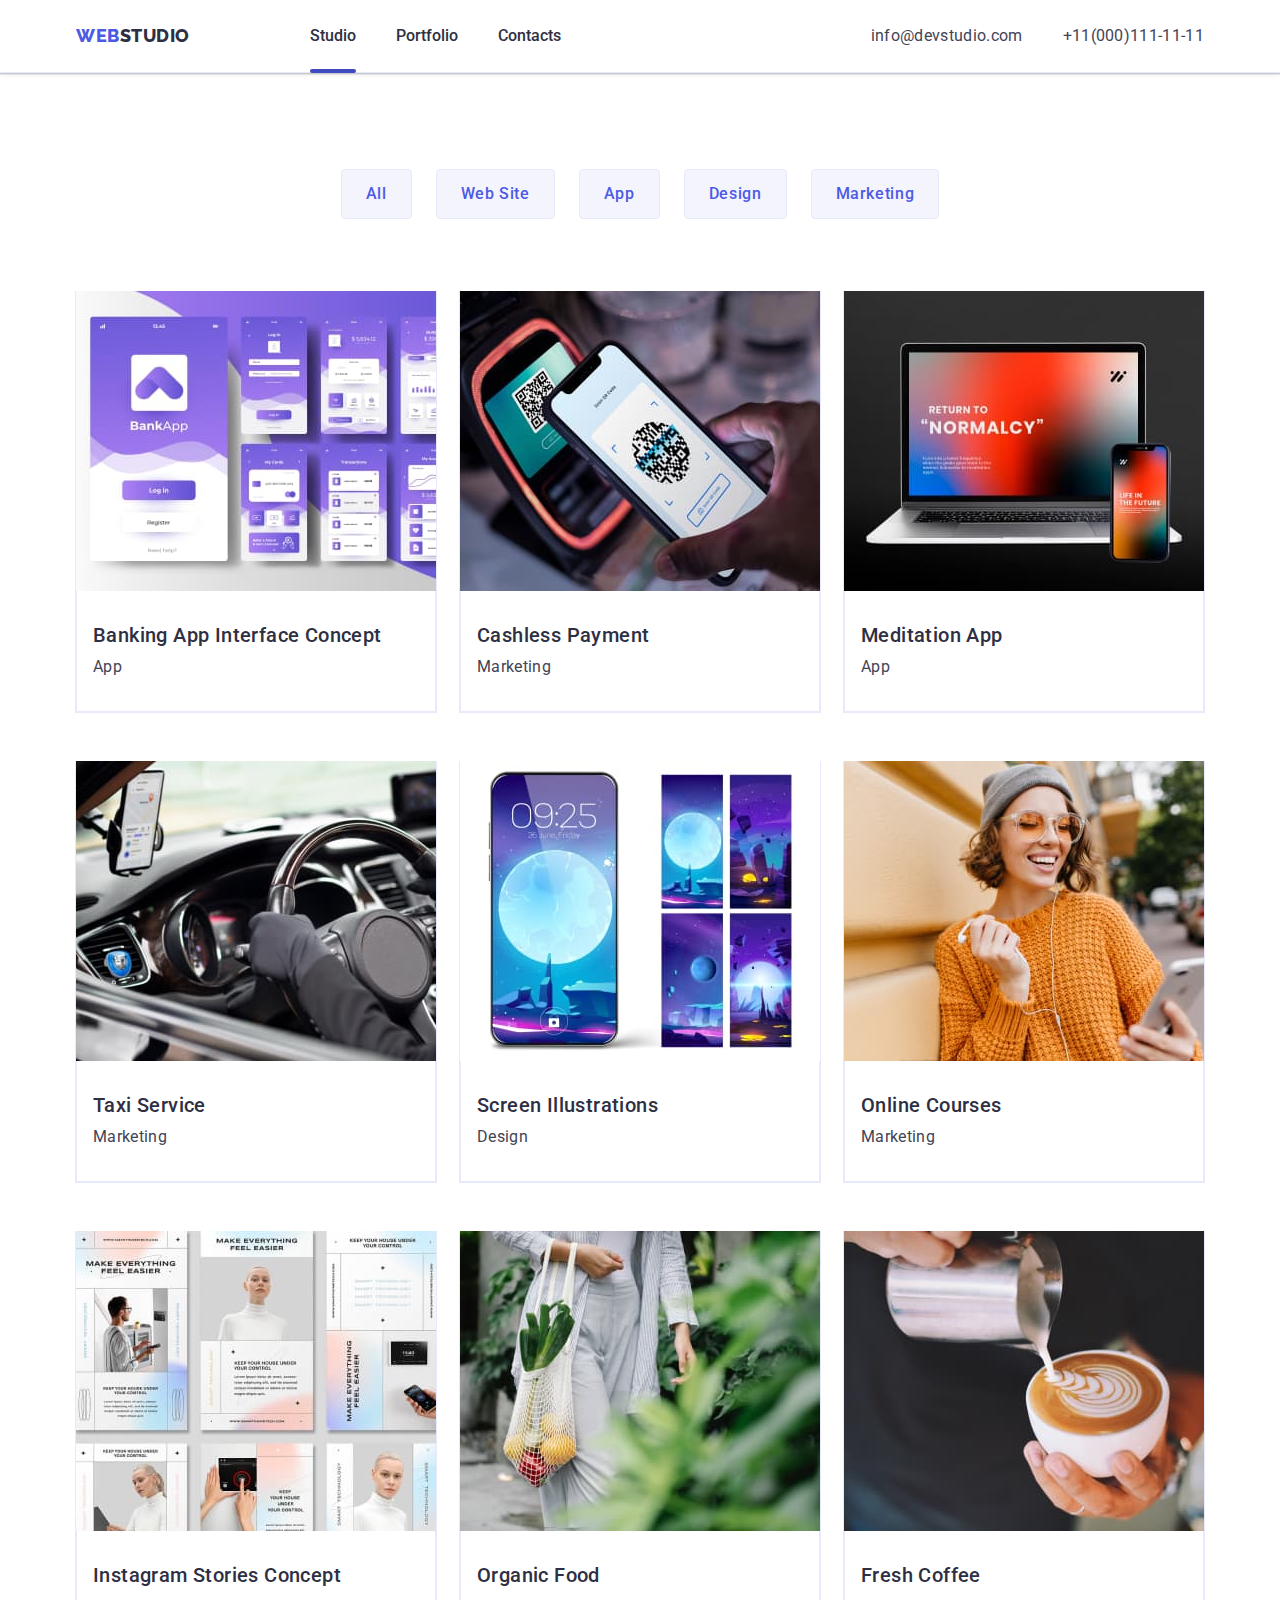
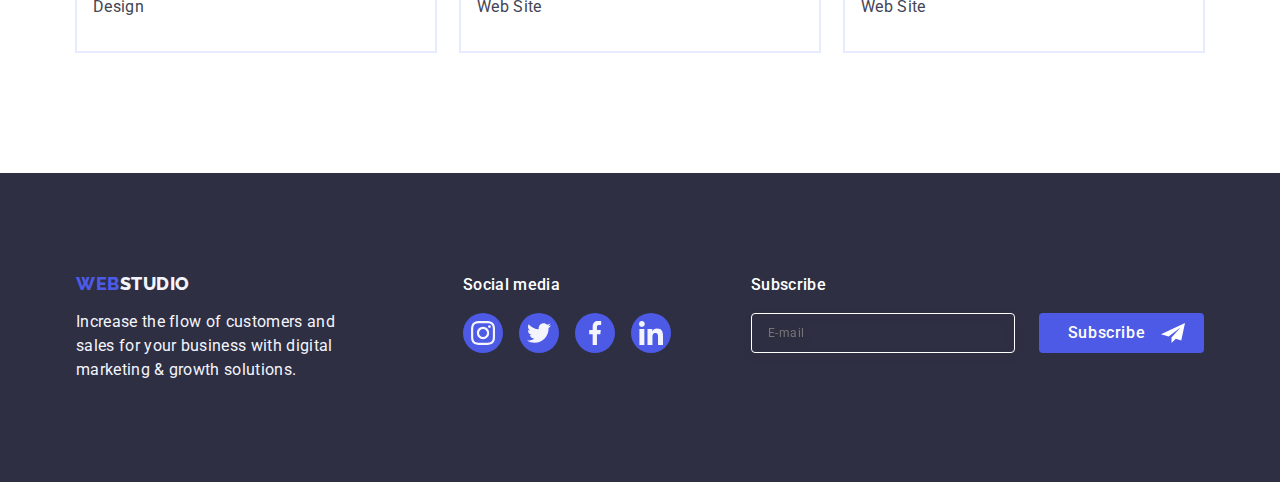
<file: portfolio.html>
<!DOCTYPE html>
<html lang="en">

<head>
    <meta charset="UTF-8">
    <meta http-equiv="X-UA-Compatible" content="IE=edge">
    <meta name="viewport" content="width=device-width, initial-scale=1.0">
    <title>WEBSTUDIO</title>
    <link rel="preconnect" href="https://fonts.googleapis.com">
    <link rel="preconnect" href="https://fonts.gstatic.com" crossorigin>
    <link href="https://fonts.googleapis.com/css2?family=Raleway:wght@800&family=Roboto:wght@400;500;700&display=swap"
        rel="stylesheet">
    <link rel="stylesheet"
        href="https://cdnjs.cloudflare.com/ajax/libs/modern-normalize/1.1.0/modern-normalize.min.css">
    <link rel="stylesheet" href="./css/style.css">
</head>

<body class="main-body">
    <header class="page-header">
        <div class="container page-header-container">
            <nav class="page-nav">
                <a class="link logo" href="./index.html">WEB<span class="link logo-studio">Studio</span></a>
                <ul class="list menu-nav">
                    <li><a class="link menu-link current" href="./index.html">Studio</a></li>
                    <li><a class="link menu-link" href="./portfolio.html">Portfolio</a></li>
                    <li><a class="link menu-link" href="">Contacts</a></li>
                </ul>
            </nav>
            <button type="button" class="mobile-menu-open-btn js-open-menu" aria-expanded="false">
                <svg class="mobile-menu-open-btn-icon" width="22" height="22">
                    <use href="./images/icons.svg#icon-menu-mobile"></use>
                </svg>
            </button>
            <address class="link">
                <ul class="list contact">
                    <li class="menu-item-contact">
                        <a href="mailto:info@devstudio.com" class="link addres-item">info@devstudio.com</a>
                    </li>
                    <li>
                        <a href="tel:+110001111111" class="link addres-item">+11(000)111-11-11</a>
                    </li>
                </ul>
            </address>
        </div>
        <!-- HEADER-MOBILE-MENU -->
        <div class="mobile-menu js-menu-container">
            <div class="container mobile-menu-container">
                <button class="mobile-menu-close-btn js-close-menu">
                    <svg class="mobile-menu-close-icon" width="8" height="8">
                        <use href="./images/icons.svg#icon-close"></use>
                    </svg>
                </button>
                <ul class="site-nav-mobile list">
                    <li class="site-nav-link-mobile">
                        <a class="menu-link-mobile current-mobile link" href="./index.html">Studio</a>
                    </li>
                    <li class="site-nav-link-mobile link">
                        <a class="menu-link-mobile link" href="./portfolio.html">Portfolio</a>
                    </li>
                    <li class="site-nav-link-mobile">
                        <a class="menu-link-mobile link" href="">Contacts</a>
                    </li>
                </ul>
                <address class="nav-address-mobile">
                    <ul class="address-mobile list">
                        <li class="contacts-mobile mob-item">
                            <a class="contacts-mobile-tel color-contacts link" href="tel:+110001111111">+11 (000)
                                111-11-11</a>
                        </li>
                        <li class="contacts-mobile mob-item">
                            <a class="contacts-mobile-email color-contacts link"
                                href="mailto:info@devstudio.com">info@devstudio.com</a>
                        </li>
                    </ul>
                </address>
                <!-- <div class="mobile-social-links">  -->
                <ul class="mobile-social-list list">
                    <li class="social-icon-item">
                        <a href="" class="social-icon-item-link">
                            <svg class="social-icon-item-link-svg" width="24" height="24">
                                <use href="./images/icons.svg#icon-mobile-instagram"></use>
                            </svg>
                        </a>
                    </li>
                    <li class="social-icon-item">
                        <a href="" class="social-icon-item-link">
                            <svg class="social-icon-item-link-svg" width="24" height="24">
                                <use href="./images/icons.svg#icon-mobile-twitter"></use>
                            </svg>
                        </a>
                    </li>
                    <li class="social-icon-item">
                        <a href="" class="social-icon-item-link">
                            <svg class="social-icon-item-link-svg" width="24" height="24">
                                <use href="./images/icons.svg#icon-mobile-facebook"></use>
                            </svg>
                        </a>
                    </li>
                    <li class="social-icon-item">
                        <a href="" class="social-icon-item-link">
                            <svg class="social-icon-item-link-svg" width="24" height="24">
                                <use href="./images/icons.svg#icon-mobile-linkedin"></use>
                            </svg>
                        </a>
                    </li>
                </ul>
            </div>
        </div>

    </header>
    <!-- Filters -->
    <main>
        <section class="section-portfolio-page">
            <div class="container">
                <h1 class="main-title" hidden>Filters</h1>
                <ul class="list filter-btn-menu">
                    <li><button class="filter-btn" type="button">All</button></li>
                    <li><button class="filter-btn" type="button">Web Site</button></li>
                    <li><button class="filter-btn" type="button">App</button></li>
                    <li><button class="filter-btn" type="button">Design</button></li>
                    <li><button class="filter-btn" type="button">Marketing</button></li>
                </ul>
                <ul class="list portfolio-card-menu">
                    <!--Row 1-->
                    <!--Project Card 1-->
                    <li class="portfolio-card-container">
                        <a class="link link-card" href="">
                            <div class="link-card-wraper">
                                <img src="./images/portfolio/card-1.jpg" alt="концепт інтерфейсу банківського додатку"
                                    width="360" height="300">
                                <p class="overlay">
                                    14 Stylish and User-Friendly App Design Concepts · Task Manager App · Calorie
                                    Tracker App · Exotic Fruit Ecommerce App · Cloud Storage App
                                </p>
                            </div>
                            <div class="text-description-box-card">
                                <h2 class="text-title-description-card">Banking App Interface Concept</h2>
                                <p class="text-description-card">App</p>
                            </div>
                        </a>
                    </li>
                    <!--Project Card 2-->
                    <li class="portfolio-card-container">
                        <a class="link link-card" href="">
                            <div class="link-card-wraper">
                                <img src="./images/portfolio/card-2.jpg" alt="зображення оплати телефоном" width="360"
                                    height="300">
                                <p class="overlay">
                                    14 Stylish and User-Friendly App Design Concepts · Task Manager App · Calorie
                                    Tracker App · Exotic Fruit Ecommerce App · Cloud Storage App
                                </p>
                            </div>

                            <div class="text-description-box-card">
                                <h2 class="text-title-description-card">Cashless Payment</h2>
                                <p class="text-description-card">Marketing</p>
                            </div>
                        </a>
                    </li>
                    <!--Project Card 3-->
                    <li class="portfolio-card-container">
                        <a class="link link-card" href="">
                            <div class="link-card-wraper">
                                <img src="./images/portfolio/card-3.jpg"
                                    alt="додатки з медитації зображення відкритого працюючого ноутбука" width="360"
                                    height="300">
                                <p class="overlay">
                                    14 Stylish and User-Friendly App Design Concepts · Task Manager App · Calorie
                                    Tracker App · Exotic Fruit Ecommerce App · Cloud Storage App
                                </p>
                            </div>

                            <div class="text-description-box-card">
                                <h2 class="text-title-description-card">Meditation App</h2>
                                <p class="text-description-card">App</p>
                            </div>
                        </a>
                    </li>
                    <!--Row 2-->
                    <!--Project Card 4-->
                    <li class="portfolio-card-container">
                        <a class="link link-card" href="">
                            <div class="link-card-wraper">
                                <img src="./images/portfolio/card-4.jpg"
                                    alt="зображення таксі сервісу з закріпленим смартфоном в авто" width="360"
                                    height="300">
                                <p class="overlay">
                                    14 Stylish and User-Friendly App Design Concepts · Task Manager App · Calorie
                                    Tracker App · Exotic Fruit Ecommerce App · Cloud Storage App
                                </p>
                            </div>

                            <div class="text-description-box-card">
                                <h2 class="text-title-description-card">Taxi Service</h2>
                                <p class="text-description-card">Marketing</p>
                            </div>
                        </a>
                    </li>
                    <!--Project Card 5-->
                    <li class="portfolio-card-container">
                        <a class="link link-card" href="">
                            <div class="link-card-wraper">
                                <img src="./images/portfolio/card-5.jpg" alt="зображення дизайну екранної галереї"
                                    width="360" height="300">
                                <p class="overlay">
                                    14 Stylish and User-Friendly App Design Concepts · Task Manager App · Calorie
                                    Tracker App · Exotic Fruit Ecommerce App · Cloud Storage App
                                </p>
                            </div>

                            <div class="text-description-box-card">
                                <h2 class="text-title-description-card">Screen Illustrations</h2>
                                <p class="text-description-card">Design</p>
                            </div>
                        </a>
                    </li>
                    <!--Project Card 6-->
                    <li class="portfolio-card-container">
                        <a class="link link-card" href="">
                            <div class="link-card-wraper">
                                <img src="./images/portfolio/card-6.jpg"
                                    alt="Онлайн курси маркетингу зображення усміхненої жінки з гарнітурою" width="360"
                                    height="300">
                                <p class="overlay">
                                    14 Stylish and User-Friendly App Design Concepts · Task Manager App · Calorie
                                    Tracker App · Exotic Fruit Ecommerce App · Cloud Storage App
                                </p>
                            </div>

                            <div class="text-description-box-card">
                                <h2 class="text-title-description-card">Online Courses</h2>
                                <p class="text-description-card">Marketing</p>
                            </div>
                        </a>
                    </li>
                    <!--Row 3-->
                    <!--Project Card 7-->
                    <li class="portfolio-card-container">
                        <a class="link link-card" href="">
                            <div class="link-card-wraper">
                                <img src="./images/portfolio/card-7.jpg" alt="Концепт хображеннь сторіс в Інстаграм"
                                    width="360" height="300">
                                <p class="overlay">
                                    14 Stylish and User-Friendly App Design Concepts · Task Manager App · Calorie
                                    Tracker App · Exotic Fruit Ecommerce App · Cloud Storage App
                                </p>
                            </div>

                            <div class="text-description-box-card">
                                <h2 class="text-title-description-card">Instagram Stories Concept</h2>
                                <p class="text-description-card">Design</p>
                            </div>
                        </a>
                    </li>
                    <!--Project Card 8-->
                    <li class="portfolio-card-container">
                        <a class="link link-card" href="">
                            <div class="link-card-wraper">
                                <img src="./images/portfolio/card-8.jpg" alt="Зображення свіжих овочів в сітці"
                                    width="360" height="300">
                                <p class="overlay">
                                    14 Stylish and User-Friendly App Design Concepts · Task Manager App · Calorie
                                    Tracker App · Exotic Fruit Ecommerce App · Cloud Storage App
                                </p>
                            </div>

                            <div class="text-description-box-card">
                                <h2 class="text-title-description-card">Organic Food</h2>
                                <p class="text-description-card">Web Site</p>
                            </div>
                        </a>
                    </li>
                    <!--Project Card 9-->
                    <li class="portfolio-card-container">
                        <a class="link link-card" href="">
                            <div class="link-card-wraper">
                                <img src="./images/portfolio/card-9.jpg"
                                    alt="зображення процесу додавання молока в каву" width="360" height="300">
                                <p class="overlay">
                                    14 Stylish and User-Friendly App Design Concepts · Task Manager App · Calorie
                                    Tracker App · Exotic Fruit Ecommerce App · Cloud Storage App
                                </p>
                            </div>

                            <div class="text-description-box-card">
                                <h2 class="text-title-description-card">Fresh Coffee</h2>
                                <p class="text-description-card">Web Site</p>
                            </div>
                        </a>
                    </li>
                </ul>
            </div>
        </section>
    </main>
    <!-- FOOTER -->
    <footer class="footer-title">
        <div class="container footer-title-container">
            <div class="logo-content-footer">
                <a class="link logo logo-footer" href="./index.html">WEB<span
                        class="logo-studio-footer">Studio</span></a>
                <!-- class="text-description-footer-item" -->
                <p class="text-description-footer">Increase the flow of customers and sales for your business with
                    digital
                    marketing &
                    growth solutions.
                </p>
            </div>
            <div class="social-media-text-content-footer">
                <p class="social-media-list-ft">Social media</p>
                <ul class="social-list-ft list">
                    <li class="social-list-item-ft">
                        <a class="social-list-link-ft" href="">
                            <svg class="social-list-icon-ft" width="24" height="24">
                                <use href="./images/icons.svg#icon-instagram"></use>
                            </svg>
                        </a>
                    </li>
                    <li class="social-list-item-ft">
                        <a class="social-list-link-ft" href="">
                            <svg class="social-list-icon-ft" width="24" height="24">
                                <use href="./images/icons.svg#icon-twitter"></use>
                            </svg>
                        </a>
                    </li>
                    <li class="social-list-item-ft">
                        <a class="social-list-link-ft" href="">
                            <svg class="social-list-icon-ft" width="24" height="24">
                                <use href="./images/icons.svg#icon-facebook"></use>
                            </svg>
                        </a>
                    </li>
                    <li class="social-list-item-ft">
                        <a class="social-list-link-ft" href="">
                            <svg class="social-list-icon-ft" width="24" height="24">
                                <use href="./images/icons.svg#icon-linkedin"></use>
                            </svg>
                        </a>
                    </li>
                </ul>
            </div>
            <!-- footer form -->
            <div class="footer-form-wraper">
                <p class="footer-social-title">Subscribe</p>
                <form class="footer-form">
                    <label class="footer-form-field">
                        <input name="user-mail" class="input-description-black" placeholder="E-mail" type="email" required pattern="^\S+@\S+\.\S+$" title="example@mail.com">
                    </label>
                    <button type="submit" class="footer-subscribe-button">Subscribe 
                        <svg class="footer-subscribe-button-icon" width="24" height="24">
                            <use href="./images/icons.svg#icon-Frame"></use>
                        </svg>
                    </button>
                </form>
            </div>
        </div>
    </footer>
</body>

</html>
</file>
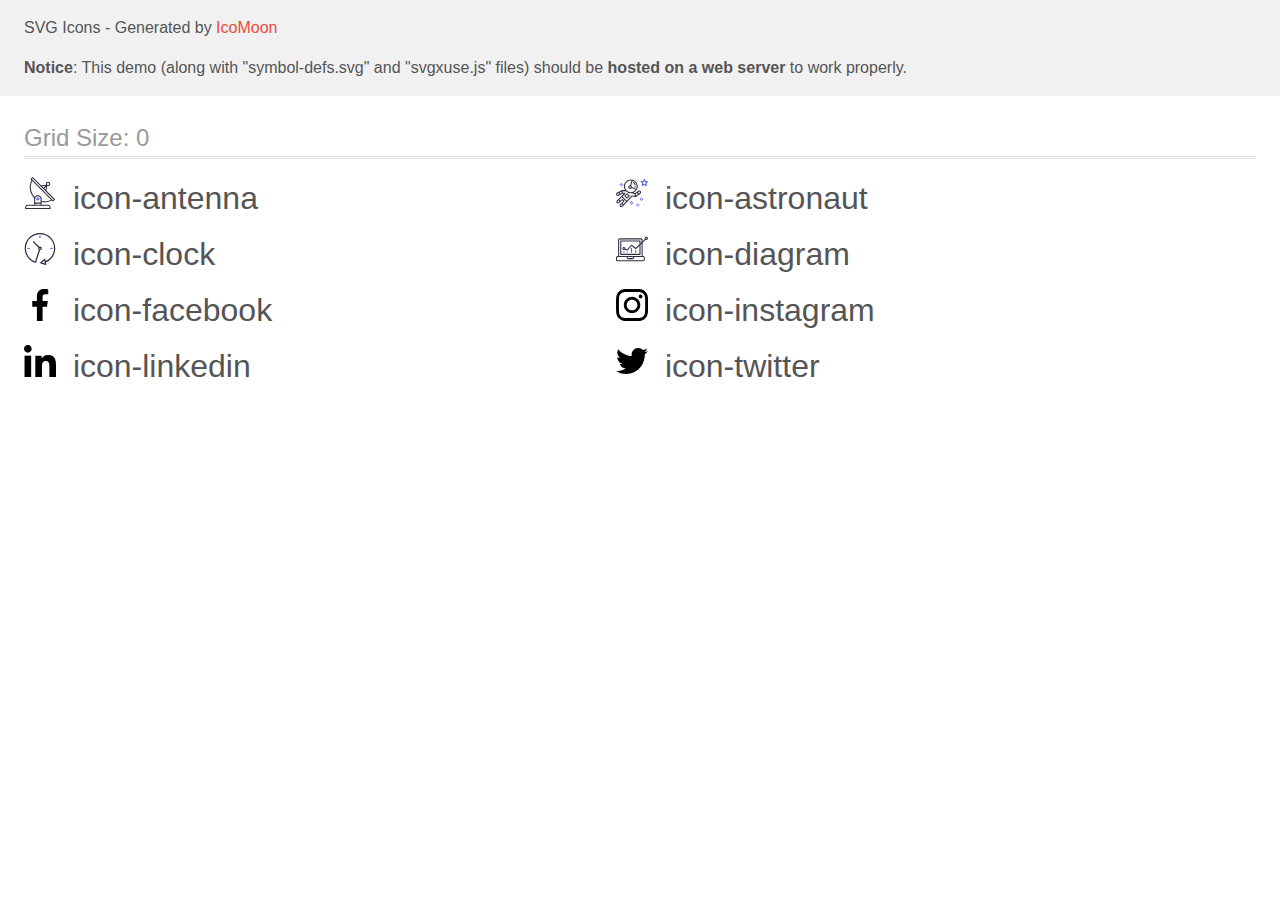
<file: images/icomoon/demo-external-svg.html>
<!doctype html>
<html>
<head>
    <title>IcoMoon - SVG Icons</title>
    <meta charset="utf-8">
    <meta name="viewport" content="width=device-width, initial-scale=1">
    <link rel="stylesheet" href="demo-files/demo.css">
    <link rel="stylesheet" href="style.css">
</head>
<body>
<header class="bgc1 clearfix">
<div class="mhl">
    <p>SVG Icons - Generated by <a href="https://icomoon.io/app">IcoMoon</a></p><p><strong>Notice</strong>: This demo (along with "symbol-defs.svg" and "svgxuse.js" files) should be <b>hosted on a web server</b> to work properly.</p>
</div>
</header>
    <div class="clearfix mhl ptl">
        <h1 class="mvm mtn fgc1">Grid Size: 0</h1>
        <div class="glyph fs1">
            <div class="clearfix pbs">
                <svg class="icon icon-antenna"><use xlink:href="symbol-defs.svg#icon-antenna"></use></svg><span class="name"> icon-antenna</span>
            </div>
        </div>
        <div class="glyph fs1">
            <div class="clearfix pbs">
                <svg class="icon icon-astronaut"><use xlink:href="symbol-defs.svg#icon-astronaut"></use></svg><span class="name"> icon-astronaut</span>
            </div>
        </div>
        <div class="glyph fs1">
            <div class="clearfix pbs">
                <svg class="icon icon-clock"><use xlink:href="symbol-defs.svg#icon-clock"></use></svg><span class="name"> icon-clock</span>
            </div>
        </div>
        <div class="glyph fs1">
            <div class="clearfix pbs">
                <svg class="icon icon-diagram"><use xlink:href="symbol-defs.svg#icon-diagram"></use></svg><span class="name"> icon-diagram</span>
            </div>
        </div>
        <div class="glyph fs1">
            <div class="clearfix pbs">
                <svg class="icon icon-facebook"><use xlink:href="symbol-defs.svg#icon-facebook"></use></svg><span class="name"> icon-facebook</span>
            </div>
        </div>
        <div class="glyph fs1">
            <div class="clearfix pbs">
                <svg class="icon icon-instagram"><use xlink:href="symbol-defs.svg#icon-instagram"></use></svg><span class="name"> icon-instagram</span>
            </div>
        </div>
        <div class="glyph fs1">
            <div class="clearfix pbs">
                <svg class="icon icon-linkedin"><use xlink:href="symbol-defs.svg#icon-linkedin"></use></svg><span class="name"> icon-linkedin</span>
            </div>
        </div>
        <div class="glyph fs1">
            <div class="clearfix pbs">
                <svg class="icon icon-twitter"><use xlink:href="symbol-defs.svg#icon-twitter"></use></svg><span class="name"> icon-twitter</span>
            </div>
        </div>
  </div>
<script defer src="svgxuse.js"></script>
</body>
</html>
</file>
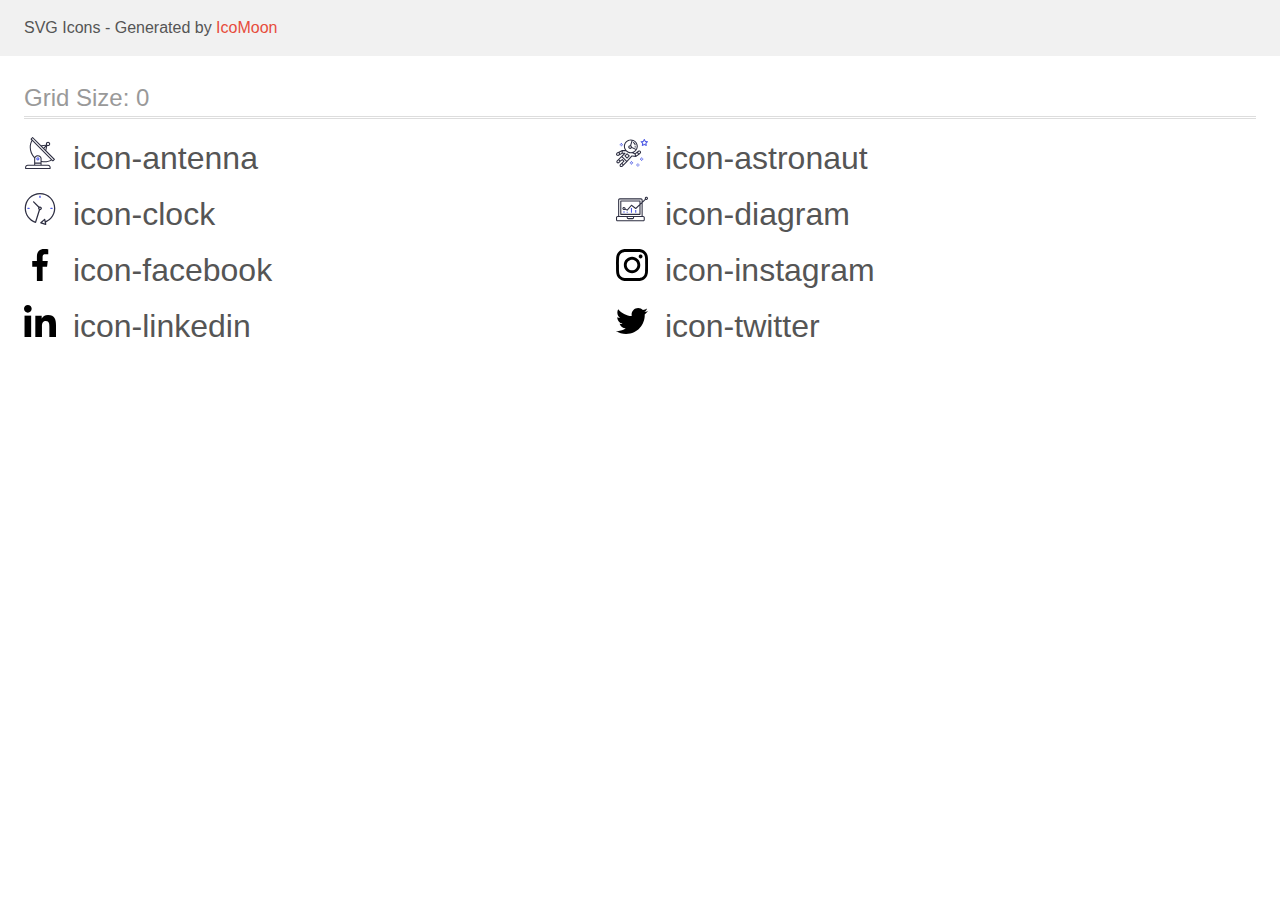
<file: images/icomoon/demo.html>
<!doctype html>
<html>
<head>
    <title>IcoMoon - SVG Icons</title>
    <meta charset="utf-8">
    <meta name="viewport" content="width=device-width, initial-scale=1">
    <link rel="stylesheet" href="demo-files/demo.css">
    <link rel="stylesheet" href="style.css">
</head>
<body>
<svg aria-hidden="true" style="position: absolute; width: 0; height: 0; overflow: hidden;" version="1.1" xmlns="http://www.w3.org/2000/svg" xmlns:xlink="http://www.w3.org/1999/xlink">
<defs>
<symbol id="icon-antenna" viewBox="0 0 32 32">
<path fill="#2e2f42" style="fill: var(--color1, #2e2f42)" d="M30.773 22.098l-8.443-8.505 0.937-4.615c0.242 0.094 0.499 0.144 0.758 0.146h0.006c1.192 0.014 2.17-0.941 2.184-2.133s-0.941-2.17-2.133-2.184c-1.192-0.014-2.17 0.941-2.184 2.133-0.003 0.255 0.039 0.509 0.125 0.749l-4.96 0.605-8.091-8.133c-0.099-0.101-0.235-0.159-0.377-0.16-0.14 0.001-0.274 0.056-0.373 0.155l-1.513 1.504c-0.208 0.208-0.208 0.546 0 0.754l0.814 0.826c-3.153 5.798-2.129 12.978 2.519 17.663 0.043 0.041 0.092 0.074 0.146 0.098-0.034 0.18-0.051 0.364-0.052 0.547v6.187h-6.4c-1.472 0.002-2.665 1.195-2.667 2.667v1.067c0 0.295 0.239 0.533 0.533 0.533h24.533c0.295 0 0.533-0.239 0.533-0.533v-1.067c-0.002-1.472-1.195-2.665-2.667-2.667h-6.4v-2.742c1.003 0.21 2.024 0.317 3.049 0.32 2.458-0.003 4.877-0.615 7.040-1.783l0.818 0.823c0.099 0.101 0.235 0.159 0.377 0.16 0.14-0.001 0.274-0.056 0.373-0.155l1.513-1.504c0.208-0.208 0.208-0.546 0-0.754zM23.28 6.233c0.418-0.415 1.093-0.414 1.509 0.004s0.414 1.093-0.004 1.508c-0.2 0.199-0.47 0.31-0.752 0.31h-0.003c-0.589-0.003-1.064-0.483-1.061-1.072 0.002-0.282 0.115-0.552 0.314-0.751h-0.002zM22.024 9.738l-0.598 2.946-1.175-1.182 1.774-1.763zM21.419 8.836l-1.92 1.909-1.485-1.493 3.405-0.415zM24.004 28.8c0.884 0 1.6 0.716 1.6 1.6v0.533h-23.467v-0.533c0-0.884 0.716-1.6 1.6-1.6h20.267zM16.537 26.667v1.067h-5.333v-1.067h5.333zM11.204 25.6v-4.053c0-1.294 1.196-2.347 2.667-2.347s2.667 1.053 2.667 2.347v4.053h-5.333zM17.604 23.904v-2.357c0-1.882-1.675-3.413-3.733-3.413-1.331-0.020-2.576 0.657-3.281 1.786-4.058-4.274-4.971-10.645-2.279-15.887l18.602 18.708c-2.872 1.461-6.165 1.873-9.309 1.163zM28.893 23.22l-21.057-21.181 0.755-0.752 7.935 7.98c0.004 0 0.006 0.007 0.010 0.010l13.115 13.191-0.757 0.752z"></path>
<path fill="#4d5ae5" style="fill: var(--color2, #4d5ae5)" d="M13.876 20.267h-0.005c-0.884-0.001-1.601 0.714-1.602 1.598s0.714 1.601 1.598 1.602h0.005c0.884 0.001 1.601-0.714 1.602-1.598s-0.714-1.601-1.598-1.602zM14.249 22.245c-0.1 0.1-0.236 0.156-0.378 0.155-0.295-0.002-0.532-0.242-0.531-0.536 0.001-0.141 0.057-0.276 0.157-0.375s0.233-0.154 0.373-0.155c0.295 0.002 0.532 0.242 0.531 0.536-0.001 0.141-0.057 0.276-0.157 0.375h0.005z"></path>
</symbol>
<symbol id="icon-astronaut" viewBox="0 0 32 32">
<path fill="#4d5ae5" style="fill: var(--color2, #4d5ae5)" d="M31.974 4.524c-0.063-0.193-0.229-0.333-0.43-0.363l-1.91-0.278-0.855-1.731c-0.179-0.365-0.777-0.365-0.956 0l-0.855 1.731-1.91 0.278c-0.201 0.029-0.367 0.17-0.431 0.363-0.062 0.193-0.011 0.405 0.135 0.547l1.383 1.348-0.326 1.903c-0.034 0.2 0.048 0.402 0.212 0.522 0.166 0.121 0.382 0.135 0.562 0.040l1.709-0.899 1.709 0.899c0.078 0.041 0.164 0.061 0.249 0.061 0.11 0 0.221-0.034 0.314-0.102 0.164-0.119 0.246-0.322 0.212-0.522l-0.326-1.903 1.383-1.348c0.145-0.142 0.197-0.354 0.135-0.547zM29.511 5.851c-0.125 0.122-0.183 0.299-0.153 0.472l0.191 1.114-1-0.526c-0.078-0.041-0.163-0.061-0.249-0.061s-0.17 0.020-0.249 0.061l-1.001 0.526 0.191-1.114c0.030-0.173-0.028-0.349-0.153-0.472l-0.81-0.789 1.119-0.163c0.174-0.025 0.324-0.134 0.402-0.292l0.5-1.013 0.5 1.013c0.078 0.157 0.228 0.267 0.402 0.292l1.119 0.163-0.809 0.789z"></path>
<path fill="#4d5ae5" style="fill: var(--color2, #4d5ae5)" d="M26.134 20.522h-1.067v1.067h1.067v-1.067z"></path>
<path fill="#4d5ae5" style="fill: var(--color2, #4d5ae5)" d="M26.134 22.656h-1.067v1.067h1.067v-1.067z"></path>
<path fill="#4d5ae5" style="fill: var(--color2, #4d5ae5)" d="M27.2 21.589h-1.067v1.067h1.067v-1.067z"></path>
<path fill="#4d5ae5" style="fill: var(--color2, #4d5ae5)" d="M25.067 21.589h-1.067v1.067h1.067v-1.067z"></path>
<path fill="#4d5ae5" style="fill: var(--color2, #4d5ae5)" d="M22.4 26.389h-1.067v1.067h1.067v-1.067z"></path>
<path fill="#4d5ae5" style="fill: var(--color2, #4d5ae5)" d="M22.4 28.522h-1.067v1.067h1.067v-1.067z"></path>
<path fill="#4d5ae5" style="fill: var(--color2, #4d5ae5)" d="M23.467 27.456h-1.067v1.067h1.067v-1.067z"></path>
<path fill="#4d5ae5" style="fill: var(--color2, #4d5ae5)" d="M21.333 27.456h-1.067v1.067h1.067v-1.067z"></path>
<path fill="#4d5ae5" style="fill: var(--color2, #4d5ae5)" d="M16 24.256h-1.067v1.067h1.067v-1.067z"></path>
<path fill="#4d5ae5" style="fill: var(--color2, #4d5ae5)" d="M16 26.389h-1.067v1.067h1.067v-1.067z"></path>
<path fill="#4d5ae5" style="fill: var(--color2, #4d5ae5)" d="M17.067 25.322h-1.067v1.067h1.067v-1.067z"></path>
<path fill="#4d5ae5" style="fill: var(--color2, #4d5ae5)" d="M14.933 25.322h-1.067v1.067h1.067v-1.067z"></path>
<path fill="#4d5ae5" style="fill: var(--color2, #4d5ae5)" d="M5.867 6.122h-1.067v1.067h1.067v-1.067z"></path>
<path fill="#4d5ae5" style="fill: var(--color2, #4d5ae5)" d="M5.867 8.255h-1.067v1.067h1.067v-1.067z"></path>
<path fill="#4d5ae5" style="fill: var(--color2, #4d5ae5)" d="M6.933 7.189h-1.067v1.067h1.067v-1.067z"></path>
<path fill="#4d5ae5" style="fill: var(--color2, #4d5ae5)" d="M4.8 7.189h-1.067v1.067h1.067v-1.067z"></path>
<path fill="#2e2f42" style="fill: var(--color1, #2e2f42)" d="M24.715 14.159c-0.287-0.388-0.709-0.637-1.188-0.705-0.481-0.068-0.956 0.058-1.34 0.352l-1.252 0.96-1.898 1.417-1.358-0.541c2.421-1.086 4.114-3.508 4.114-6.32 0-3.823-3.123-6.933-6.961-6.933s-6.961 3.11-6.961 6.933c0 1.386 0.414 2.674 1.12 3.758l-2.764-0.024c-0.002 0-0.003 0-0.005 0-0.009 0-0.015 0.004-0.023 0.005-0.053 0.002-0.105 0.013-0.155 0.031-0.013 0.005-0.026 0.008-0.038 0.013-0.006 0.003-0.013 0.003-0.019 0.006l-3.233 1.596c-0.001 0-0.001 0-0.001 0.001l-1.893 0.911c-0.021 0.009-0.042 0.021-0.063 0.035-0.755 0.502-1.012 1.489-0.598 2.295 0.22 0.429 0.595 0.745 1.056 0.889 0.178 0.055 0.359 0.083 0.539 0.083 0.29 0 0.577-0.071 0.839-0.211l1.388-0.738 2.264-1.169 1.357-0.008-5.442 5.416c-0.001 0.001-0.001 0.001-0.002 0.001l-1.339 1.333c-0.316 0.315-0.49 0.732-0.49 1.178s0.174 0.863 0.49 1.179c0.325 0.323 0.752 0.485 1.179 0.485s0.854-0.162 1.18-0.485l1.314-1.309 1.741-1.3 0.901 0.897-1.762 1.754c-0 0.001-0.001 0.001-0.002 0.001l-1.339 1.333c-0.316 0.315-0.49 0.732-0.49 1.178s0.174 0.863 0.49 1.179c0.325 0.323 0.753 0.485 1.18 0.485s0.855-0.162 1.18-0.485l3.482-3.467c0.001-0.001 0.001-0.001 0.001-0.002l1.010-1-0.004-0.004c0.006-0.006 0.015-0.009 0.022-0.015l5.166-5.658 3.471 0.494c0.025 0.004 0.050 0.005 0.075 0.005 0.065 0 0.127-0.015 0.187-0.038 0.018-0.006 0.033-0.015 0.050-0.023 0.019-0.010 0.039-0.015 0.058-0.027l3.213-2.133c0.012-0.008 0.018-0.021 0.029-0.029 0.013-0.010 0.029-0.014 0.041-0.026l1.271-1.191c0.662-0.62 0.753-1.635 0.212-2.362zM2.13 17.77c-0.173 0.093-0.37 0.111-0.558 0.052-0.187-0.058-0.338-0.186-0.427-0.358-0.161-0.314-0.068-0.695 0.214-0.902l1.314-0.632 0.449 1.313-0.992 0.527zM5.628 15.942l-1.548 0.8-0.439-1.283 2.027-1.001-0.040 1.484zM20.727 9.322c0 0.918-0.219 1.785-0.599 2.559l-4.181-1.899c-0.044-0.573-0.341-1.075-0.788-1.388l1.464-4.86c2.378 0.756 4.105 2.974 4.105 5.588zM8.938 9.322c0-3.235 2.644-5.867 5.894-5.867 0.253 0 0.5 0.021 0.745 0.052l-1.432 4.754c-0.019-0.001-0.037-0.006-0.057-0.006-1.033 0-1.873 0.837-1.873 1.867s0.84 1.867 1.873 1.867c0.694 0 1.294-0.383 1.618-0.945l3.862 1.755c-1.075 1.446-2.795 2.39-4.737 2.39-3.25 0-5.894-2.632-5.894-5.867zM14.894 10.122c0 0.441-0.362 0.8-0.806 0.8s-0.806-0.359-0.806-0.8c0-0.441 0.362-0.8 0.806-0.8s0.806 0.359 0.806 0.8zM2.465 25.146c-0.236 0.234-0.619 0.234-0.854 0.001-0.114-0.114-0.176-0.263-0.176-0.423s0.062-0.309 0.176-0.421l0.962-0.958 0.851 0.848-0.959 0.955zM5.679 28.88c-0.236 0.234-0.619 0.235-0.855 0.001-0.114-0.114-0.176-0.263-0.176-0.423s0.062-0.309 0.176-0.421l0.963-0.959 0.852 0.848-0.96 0.955zM9.16 25.411c-0.001 0-0.001 0-0.002 0.001l-1.765 1.76-0.852-0.848 1.763-1.755c0 0 0 0 0-0s0.001-0.001 0.002-0.001c0.040-0.040 0.065-0.088 0.090-0.135 0.007-0.014 0.020-0.026 0.026-0.040 0.017-0.041 0.019-0.085 0.026-0.129 0.003-0.025 0.014-0.047 0.014-0.073 0-0.036-0.013-0.070-0.020-0.106-0.006-0.032-0.006-0.065-0.019-0.095-0.020-0.050-0.055-0.094-0.091-0.138-0.010-0.012-0.014-0.027-0.025-0.038 0 0 0 0-0.001 0s-0.001-0.002-0.001-0.002l-1.607-1.6c-0.017-0.017-0.039-0.024-0.058-0.038-0.028-0.022-0.055-0.042-0.087-0.058-0.030-0.015-0.061-0.024-0.093-0.033-0.034-0.010-0.067-0.017-0.103-0.020-0.033-0.002-0.063 0.001-0.095 0.005-0.036 0.004-0.069 0.009-0.104 0.020-0.034 0.011-0.063 0.027-0.094 0.045-0.020 0.011-0.042 0.015-0.061 0.029l-1.773 1.324-0.901-0.897 2.399-2.386 4.361 4.289-0.928 0.919zM15.979 18.394c-0.015-0.002-0.030 0.004-0.045 0.003-0.039-0.002-0.076 0.001-0.115 0.007-0.030 0.005-0.059 0.011-0.088 0.021-0.034 0.012-0.065 0.028-0.097 0.047-0.030 0.018-0.057 0.037-0.083 0.061-0.013 0.011-0.028 0.017-0.040 0.029l-4.698 5.146-4.328-4.257 2.833-2.818c0.209-0.208 0.21-0.546 0.002-0.755-0.105-0.105-0.243-0.157-0.381-0.156v-0.001l-2.219 0.013 0.028-1.607 3.104 0.027c1.265 1.294 3.029 2.101 4.981 2.101 0.437 0 0.864-0.045 1.279-0.123 0.040 0.032 0.079 0.065 0.13 0.085l2.41 0.96 0.152 0.758 0.178 0.885-3.003-0.427zM20.020 18.572l-0.313-1.558 1.446-1.080 0.947 1.257-2.080 1.381zM23.774 15.741l-0.838 0.785-0.931-1.236 0.831-0.637c0.155-0.119 0.351-0.168 0.543-0.143 0.193 0.027 0.364 0.128 0.48 0.284 0.217 0.292 0.18 0.699-0.085 0.947z"></path>
<path fill="#2e2f42" style="fill: var(--color1, #2e2f42)" d="M13.602 18.544l-2.143-2.133c-0.207-0.207-0.545-0.207-0.753 0l-2.142 2.133c-0.1 0.101-0.157 0.236-0.157 0.378s0.056 0.278 0.157 0.378l2.142 2.133c0.104 0.103 0.241 0.155 0.377 0.155s0.273-0.052 0.376-0.155l2.143-2.133c0.1-0.1 0.157-0.236 0.157-0.378s-0.057-0.278-0.157-0.378zM11.083 20.303l-1.387-1.381 1.387-1.381 1.387 1.381-1.387 1.381z"></path>
<path fill="#2e2f42" style="fill: var(--color1, #2e2f42)" d="M17.164 5.071l-0.258 1.036c0.071 0.018 1.738 0.452 1.738 2.149h1.067c-0-2.017-1.666-2.965-2.547-3.185z"></path>
<path fill="#2e2f42" style="fill: var(--color1, #2e2f42)" d="M19.711 9.322h-1.067v1.067h1.067v-1.067z"></path>
</symbol>
<symbol id="icon-clock" viewBox="0 0 32 32">
<path fill="#2e2f42" style="fill: var(--color1, #2e2f42)" d="M31.297 15.301c-0.002-8.452-6.855-15.303-15.308-15.301s-15.303 6.855-15.301 15.308c0.001 6.658 4.307 12.551 10.649 14.576 0.061 0.019 0.124 0.029 0.187 0.029 0.121-0 0.239-0.032 0.342-0.094 0.135-0.080 0.236-0.207 0.283-0.356l3.865-12.25c1.057-0.005 1.909-0.866 1.903-1.923s-0.866-1.909-1.923-1.903c-0.284 0.001-0.565 0.067-0.82 0.191l-5.106-5.107c-0.253-0.245-0.657-0.238-0.902 0.016-0.239 0.247-0.239 0.639 0 0.886l5.103 5.109c-0.392 0.799-0.168 1.764 0.536 2.309l-3.683 11.673c-7.278-2.681-11.004-10.754-8.323-18.032s10.754-11.004 18.032-8.323c7.278 2.681 11.004 10.754 8.323 18.032-1.31 3.556-4.001 6.431-7.462 7.973l-0.398-1.874c-0.073-0.345-0.411-0.565-0.756-0.492-0.109 0.023-0.209 0.074-0.293 0.148l-3.837 3.426c-0.263 0.234-0.287 0.637-0.052 0.9 0.076 0.085 0.174 0.149 0.283 0.184l4.899 1.564c0.335 0.108 0.694-0.077 0.802-0.412 0.034-0.106 0.040-0.219 0.017-0.328l-0.391-1.839c5.664-2.388 9.342-7.942 9.329-14.089zM15.992 14.664c0.352 0 0.638 0.286 0.638 0.638s-0.286 0.638-0.638 0.638c-0.352 0-0.638-0.285-0.638-0.638s0.285-0.638 0.638-0.638zM18.093 29.528l2.184-1.948 0.603 2.84-2.787-0.892z"></path>
<path fill="#4d5ae5" style="fill: var(--color2, #4d5ae5)" d="M15.354 3.185v1.275c0 0.352 0.285 0.638 0.638 0.638s0.638-0.285 0.638-0.638v-1.275c0-0.352-0.286-0.638-0.638-0.638s-0.638 0.286-0.638 0.638z"></path>
<path fill="#4d5ae5" style="fill: var(--color2, #4d5ae5)" d="M3.876 14.664c-0.352 0-0.638 0.286-0.638 0.638s0.285 0.638 0.638 0.638h1.275c0.352 0 0.638-0.285 0.638-0.638s-0.285-0.638-0.638-0.638h-1.275z"></path>
<path fill="#4d5ae5" style="fill: var(--color2, #4d5ae5)" d="M28.108 15.939c0.352 0 0.638-0.285 0.638-0.638s-0.285-0.638-0.638-0.638h-1.275c-0.352 0-0.638 0.286-0.638 0.638s0.286 0.638 0.638 0.638h1.275z"></path>
</symbol>
<symbol id="icon-diagram" viewBox="0 0 32 32">
<path fill="#4d5ae5" style="fill: var(--color2, #4d5ae5)" d="M14.926 14.965h1.066v4.798h-1.066v-4.797z"></path>
<path fill="#4d5ae5" style="fill: var(--color2, #4d5ae5)" d="M19.19 17.097h1.066v2.665h-1.066v-2.665z"></path>
<path fill="#4d5ae5" style="fill: var(--color2, #4d5ae5)" d="M10.661 18.696h1.066v1.066h-1.066v-1.066z"></path>
<path fill="#4d5ae5" style="fill: var(--color2, #4d5ae5)" d="M7.463 18.163h1.066v1.599h-1.066v-1.599z"></path>
<path fill="#2e2f42" style="fill: var(--color1, #2e2f42)" d="M1.599 28.291h25.587c0.883 0 1.599-0.716 1.599-1.599v-2.132c0-0.883-0.716-1.599-1.599-1.599h-0.533v-13.293l3.028-2.868c0.703 0.346 1.553 0.136 2.013-0.499s0.396-1.508-0.152-2.068-1.42-0.644-2.065-0.198c-0.644 0.446-0.873 1.292-0.542 2.002l-2.281 2.163v-1.23c0-0.883-0.716-1.599-1.599-1.599h-21.322c-0.883 0-1.599 0.716-1.599 1.599v15.992h-0.533c-0.883 0-1.599 0.716-1.599 1.599v2.132c0 0.883 0.716 1.599 1.599 1.599zM30.384 4.837c0.294 0 0.533 0.239 0.533 0.533s-0.239 0.533-0.533 0.533c-0.294 0-0.533-0.239-0.533-0.533s0.239-0.533 0.533-0.533zM3.198 6.969c0-0.294 0.239-0.533 0.533-0.533h21.322c0.294 0 0.533 0.239 0.533 0.533v2.239l-1.066 1.013v-2.186c0-0.294-0.239-0.533-0.533-0.533h-19.19c-0.294 0-0.533 0.239-0.533 0.533v13.326c0 0.294 0.239 0.533 0.533 0.533h19.19c0.294 0 0.533-0.239 0.533-0.533v-9.674l1.066-1.010v12.284h-22.388v-15.992zM7.996 13.899c-0.721-0.002-1.354 0.478-1.546 1.174s0.105 1.433 0.725 1.801c0.62 0.368 1.41 0.276 1.928-0.226l1.853 0.93c0.215 0.108 0.476 0.057 0.636-0.123l3.939-4.431 3.872 2.901c0.208 0.156 0.498 0.139 0.686-0.039l3.365-3.188v8.131h-18.124v-12.26h18.124v2.66l-3.771 3.572-3.904-2.927c-0.222-0.166-0.534-0.135-0.718 0.072l-3.993 4.493-1.493-0.746c0.011-0.064 0.018-0.129 0.020-0.193 0-0.883-0.716-1.599-1.599-1.599zM8.529 15.498c0 0.294-0.239 0.533-0.533 0.533s-0.533-0.239-0.533-0.533c0-0.294 0.239-0.533 0.533-0.533s0.533 0.239 0.533 0.533zM11.727 24.027h5.331v0.533c0 0.294-0.239 0.533-0.533 0.533h-4.264c-0.294 0-0.533-0.239-0.533-0.533v-0.533zM1.066 24.56c0-0.294 0.239-0.533 0.533-0.533h9.062v0.533c0 0.883 0.716 1.599 1.599 1.599h4.264c0.883 0 1.599-0.716 1.599-1.599v-0.533h9.062c0.294 0 0.533 0.239 0.533 0.533v2.132c0 0.294-0.239 0.533-0.533 0.533h-25.587c-0.294 0-0.533-0.239-0.533-0.533v-2.132z"></path>
</symbol>
<symbol id="icon-facebook" viewBox="0 0 32 32">
<path d="M21.329 5.313h2.921v-5.088c-0.504-0.069-2.237-0.225-4.256-0.225-4.212 0-7.097 2.649-7.097 7.519v4.481h-4.648v5.688h4.648v14.312h5.699v-14.311h4.46l0.708-5.688h-5.169v-3.919c0.001-1.644 0.444-2.769 2.735-2.769v0z"></path>
</symbol>
<symbol id="icon-instagram" viewBox="0 0 32 32">
<path d="M31.969 9.408c-0.075-1.7-0.35-2.869-0.744-3.882-0.406-1.075-1.031-2.038-1.85-2.838-0.8-0.813-1.769-1.444-2.832-1.844-1.019-0.394-2.182-0.669-3.882-0.744-1.713-0.081-2.257-0.1-6.601-0.1s-4.888 0.019-6.595 0.094c-1.7 0.075-2.869 0.35-3.882 0.744-1.075 0.406-2.038 1.031-2.838 1.85-0.813 0.8-1.444 1.769-1.844 2.832-0.394 1.019-0.669 2.182-0.744 3.882-0.081 1.713-0.1 2.257-0.1 6.601s0.019 4.888 0.094 6.595c0.075 1.7 0.35 2.869 0.744 3.882 0.406 1.075 1.038 2.038 1.85 2.838 0.8 0.813 1.769 1.444 2.832 1.844 1.019 0.394 2.182 0.669 3.882 0.744 1.706 0.075 2.25 0.094 6.595 0.094s4.888-0.018 6.595-0.094c1.7-0.075 2.869-0.35 3.882-0.744 2.151-0.831 3.851-2.532 4.682-4.682 0.394-1.019 0.669-2.182 0.744-3.882 0.075-1.707 0.094-2.251 0.094-6.595s-0.006-4.888-0.081-6.595zM29.087 22.473c-0.069 1.563-0.331 2.407-0.55 2.969-0.538 1.394-1.644 2.501-3.038 3.038-0.563 0.219-1.413 0.481-2.969 0.55-1.688 0.075-2.194 0.094-6.464 0.094s-4.782-0.018-6.464-0.094c-1.563-0.069-2.407-0.331-2.969-0.55-0.694-0.256-1.325-0.663-1.838-1.194-0.531-0.519-0.938-1.144-1.194-1.838-0.219-0.563-0.481-1.413-0.55-2.969-0.075-1.688-0.094-2.194-0.094-6.464s0.019-4.782 0.094-6.464c0.069-1.563 0.331-2.407 0.55-2.969 0.256-0.694 0.663-1.325 1.2-1.838 0.519-0.531 1.144-0.938 1.838-1.194 0.563-0.219 1.413-0.481 2.969-0.55 1.688-0.075 2.194-0.094 6.464-0.094 4.276 0 4.782 0.019 6.464 0.094 1.563 0.069 2.407 0.331 2.969 0.55 0.694 0.256 1.325 0.662 1.838 1.194 0.531 0.519 0.938 1.144 1.194 1.838 0.219 0.563 0.481 1.413 0.55 2.969 0.075 1.688 0.094 2.194 0.094 6.464s-0.019 4.77-0.094 6.457z"></path>
<path d="M16.059 7.782c-4.538 0-8.22 3.682-8.22 8.22s3.682 8.22 8.22 8.22c4.538 0 8.22-3.682 8.22-8.22s-3.682-8.22-8.22-8.22zM16.059 21.335c-2.944 0-5.332-2.388-5.332-5.332s2.388-5.332 5.332-5.332c2.944 0 5.332 2.388 5.332 5.332s-2.388 5.332-5.332 5.332v0z"></path>
<path d="M26.524 7.457c0 1.060-0.859 1.919-1.919 1.919s-1.919-0.859-1.919-1.919c0-1.060 0.859-1.919 1.919-1.919s1.919 0.859 1.919 1.919v0z"></path>
</symbol>
<symbol id="icon-linkedin" viewBox="0 0 32 32">
<path d="M31.992 32v-0.001h0.008v-11.736c0-5.741-1.236-10.164-7.948-10.164-3.227 0-5.392 1.771-6.276 3.449h-0.093v-2.913h-6.364v21.364h6.627v-10.579c0-2.785 0.528-5.479 3.977-5.479 3.399 0 3.449 3.179 3.449 5.657v10.401h6.62z"></path>
<path d="M0.528 10.636h6.635v21.364h-6.635v-21.364z"></path>
<path d="M3.843-0c-2.121 0-3.843 1.721-3.843 3.843s1.721 3.879 3.843 3.879c2.121 0 3.843-1.757 3.843-3.879-0.001-2.121-1.723-3.843-3.843-3.843v0z"></path>
</symbol>
<symbol id="icon-twitter" viewBox="0 0 32 32">
<path d="M32 6.078c-1.19 0.522-2.458 0.868-3.78 1.036 1.36-0.812 2.398-2.088 2.886-3.626-1.268 0.756-2.668 1.29-4.16 1.588-1.204-1.282-2.92-2.076-4.792-2.076-3.632 0-6.556 2.948-6.556 6.562 0 0.52 0.044 1.020 0.152 1.496-5.454-0.266-10.28-2.88-13.522-6.862-0.566 0.982-0.898 2.106-0.898 3.316 0 2.272 1.17 4.286 2.914 5.452-1.054-0.020-2.088-0.326-2.964-0.808 0 0.020 0 0.046 0 0.072 0 3.188 2.274 5.836 5.256 6.446-0.534 0.146-1.116 0.216-1.72 0.216-0.42 0-0.844-0.024-1.242-0.112 0.85 2.598 3.262 4.508 6.13 4.57-2.232 1.746-5.066 2.798-8.134 2.798-0.538 0-1.054-0.024-1.57-0.090 2.906 1.874 6.35 2.944 10.064 2.944 12.072 0 18.672-10 18.672-18.668 0-0.29-0.010-0.57-0.024-0.848 1.302-0.924 2.396-2.078 3.288-3.406z"></path>
</symbol>
</defs>
</svg>

<header class="bgc1 clearfix">
<div class="mhl">
    <p>SVG Icons - Generated by <a href="https://icomoon.io/app">IcoMoon</a></p>
</div>
</header>
    <div class="clearfix mhl ptl">
        <h1 class="mvm mtn fgc1">Grid Size: 0</h1>
        <div class="glyph fs1">
            <div class="clearfix pbs">
                <svg class="icon icon-antenna"><use xlink:href="#icon-antenna"></use></svg><span class="name"> icon-antenna</span>
            </div>
        </div>
        <div class="glyph fs1">
            <div class="clearfix pbs">
                <svg class="icon icon-astronaut"><use xlink:href="#icon-astronaut"></use></svg><span class="name"> icon-astronaut</span>
            </div>
        </div>
        <div class="glyph fs1">
            <div class="clearfix pbs">
                <svg class="icon icon-clock"><use xlink:href="#icon-clock"></use></svg><span class="name"> icon-clock</span>
            </div>
        </div>
        <div class="glyph fs1">
            <div class="clearfix pbs">
                <svg class="icon icon-diagram"><use xlink:href="#icon-diagram"></use></svg><span class="name"> icon-diagram</span>
            </div>
        </div>
        <div class="glyph fs1">
            <div class="clearfix pbs">
                <svg class="icon icon-facebook"><use xlink:href="#icon-facebook"></use></svg><span class="name"> icon-facebook</span>
            </div>
        </div>
        <div class="glyph fs1">
            <div class="clearfix pbs">
                <svg class="icon icon-instagram"><use xlink:href="#icon-instagram"></use></svg><span class="name"> icon-instagram</span>
            </div>
        </div>
        <div class="glyph fs1">
            <div class="clearfix pbs">
                <svg class="icon icon-linkedin"><use xlink:href="#icon-linkedin"></use></svg><span class="name"> icon-linkedin</span>
            </div>
        </div>
        <div class="glyph fs1">
            <div class="clearfix pbs">
                <svg class="icon icon-twitter"><use xlink:href="#icon-twitter"></use></svg><span class="name"> icon-twitter</span>
            </div>
        </div>
  </div>
<script defer src="svgxuse.js"></script>
</body>
</html>
</file>
<file: css/style.css>
:root {
    --primary-font: 'Roboto', sans-serif;
    --secondary-font: 'Raleway', sans-serif;
    --primary-text-color-theme-dark: #FFFFFF;
    --primary-text-color-theme-light: #434455;
    --secondary-text-color-theme-dark: #F4F4FD;
    --secondary-text-color-theme-light: #2E2F42;
    --accent-color: #404BBF;
    --accent-color-btn: #4d5ae5;
    --accent-color-social-link: #31D0AA;
    --transition-duration-function: 250ms cubic-bezier(0.4, 0, 0.2, 1);
}

/* ==========COMPONENTS==========*/
.list {
    list-style: none;
}

.link {
    text-decoration: none;
}

.main-body {
    font-family: var(--primary-font);
    color: #434455;
    background: var(--primary-text-color-theme-dark);
    font-style: normal;
}

button {
    cursor: pointer;
}

h1,
h2,
h3,
p {
    margin-top: 0;
    margin-bottom: 0;
}

ul,
ol {
    margin-top: 0;
    margin-bottom: 0;
    margin-left: 0;
    padding: 0;
}

img {
    display: block;
}

form {
    display: block;
    margin-top: 0em;
}

label {
    cursor: default;
}

:not(svg) {
    transform-origin: 0px 0px;
}

/* CONTAINER*/

.container {
    max-width: 100%;
    padding-left: 15px;
    padding-right: 15px;
}

@media screen and (min-width: 428px) {
    .container {
        width: 428px;
        margin-left: auto;
        margin-right: auto;
    }
}

@media screen and (min-width: 768px) {
    .container {
        width: 768px;
        padding-left: 16px;
        padding-right: 16px;
    }
}

@media screen and (min-width: 1158px) {
    .container {
        width: 1158px;
        padding-left: 15px;
        padding-right: 15px;
    }
}

/* ==========/COMPONENTS==========*/

/* ==========HEADER========== */

.page-header {
    padding-top: 24px;
    padding-bottom: 24px;
    border-bottom: 1px solid #E7e9fc;
    box-shadow:
        0px 2px 1px rgba(46, 47, 66, 0.08),
        0px 1px 1px rgba(46, 47, 66, 0.16),
        0px 1px 6px rgba(46, 47, 66, 0.08);
}

@media screen and (min-width: 768px) {
    .page-header {
        padding-top: 0;
        padding-bottom: 0;
    }
}

@media screen and (min-width: 1158px) {
    .page-header {
        padding-bottom: 0;
    }
}

.page-header-container {
    display: flex;
    justify-content: space-between;
    align-items: center;
}

.page-nav {
    display: block;
}

@media screen and (min-width: 768px) {
    .page-nav {
        display: flex;
        align-items: center;
        column-gap: 120px;

        /* font-size: 16px;
        font-weight: 500;
        line-height: 24px; */
    }
}

.logo {
    /* margin-right: 76px; */
    font-family: var(--secondary-font);
    font-style: normal;
    font-weight: 800;
    font-size: 18px;
    line-height: 1.17;
    letter-spacing: 0.03em;
    text-transform: uppercase;
    color: var(--accent-color-btn);
}

@media screen and (min-width: 768px) {
    .logo {
        margin-right: 0;
    }

}

.logo-studio {
    font-family: var(--secondary-font);
    font-weight: 800;
    font-size: 18px;
    line-height: 1.17;
    letter-spacing: 0.03em;
    text-transform: uppercase;
    color: var(--secondary-text-color-theme-light);
}

.menu-nav {
    display: none;
    /* font-family: var(--secondary-font);
    display: flex;
    align-items: center;
    gap: 40px; */
}

@media screen and (min-width: 768px) {
    .menu-nav {
        display: flex;
        font-style: normal;
        font-weight: 500;
        font-size: 16px;
        line-height: 24px;
        gap: 40px;
    }
}

@media screen and (min-width: 768px) {
    .current {
        color: var(--accent-color);
    }
}

@media screen and (min-width: 768px) {
    .current::after {
        width: 100%;
        content: "";
        position: absolute;
        left: 0;
        bottom: -1px;
        height: 4px;
        background-color: var(--accent-color);
        border-radius: 2px;
    }
}

@media screen and (min-width: 768px) {
    .menu-link {
        transition: color 250ms cubic-bezier(0.4, 0, 0.2, 1);
        position: relative;
        color: var(--secondary-text-color-theme-light);
        padding: 24px 0;
        display: block;
    }
}

/* .menu-link {
    position: relative;
    align-items: center;
    font-family: var(--primary-font);
    font-weight: 500;
    font-size: 16px;
    line-height: 1.5;
    letter-spacing: 0.02em;
    color: #404bbf;
    padding-top: 24px;
    padding-bottom: 24px;
    transition: color 250ms cubic-bezier(0.4, 0, 0.2, 1);
} */

/* «C4» Інтерактивні елементи (кнопки і посилання),при наведенні мишкою або фокусі з клавіатури, мають активний стан, 
вказаний в Style guide (зміна кольору).*/

/* .menu-link::after {
    display: inline-block;
    justify-content: center;
    position: absolute;
    height: 4px;
    width: 48px;
    left: 0px;
    top: 65px;
    border-radius: 2px;
    background-color: var(--accent-color);
    margin-bottom: 20px;
    content: '';
    bottom: -1px;
    transition: color 250ms cubic-bezier(0.4, 0, 0.2, 1);
} */

@media screen and (min-width: 768px) {
    .addres-item {
        transition: color 250ms cubic-bezier(0.4, 0, 0.2, 1);
        color: var(--primary-text-color-theme-light);
        letter-spacing: 0.02em;
    }
}

.menu-link:hover,
.menu-link:focus,
.addres-item:hover,
.addres-item:focus {
    color: var(--accent-color);
}

.contact {
    display: none;
    /* font-family: var(--primary-font);
    font-size: 16px;
    line-height: 1.5;
    letter-spacing: 0.02em;
    color: var(--primary-text-color-theme-light);
    transition: color 250ms cubic-bezier(0.4, 0, 0.2, 1); */
}

@media screen and (min-width: 768px) {
    .contact {
        display: flex;
        align-items: center;
        flex-direction: column;
        font-style: normal;
        font-weight: 400;
        font-size: 12px;
        line-height: 14px;
        margin-left: auto;

    }
}

@media screen and (min-width: 1158px) {
    .contact {
        display: flex;
        flex-direction: row;
        align-items: center;
        font-style: normal;
        font-weight: 400;
        font-size: 16px;
        line-height: 24px;
        margin-left: auto;
    }
}

@media screen and (min-width: 768px) {
    .menu-item-contact {
        margin-bottom: 12px;
    }
}

@media screen and (min-width:1158px) {
    .menu-item-contact {
        margin-bottom: 0px;
        margin-right: 40px;
    }
}

/* <!-- HEADER-MOBILE-MENU --> */

.mobile-menu-open-btn {
    background-color: transparent;
    line-height: 0;
    margin-left: auto;
    border-width: initial;
    border-style: none;
    border-color: initial;
    border-image: initial;
    padding: 0px;
}

@media screen and (min-width: 768px) {
    .mobile-menu-open-btn {
        display: none;
    }
}

.mobile-menu {
    position: fixed;
    width: 100%;
    height: 100%;
    top: 0px;
    left: 0px;
    background-color: #FFFFFF;
    opacity: 0;
    visibility: hidden;
    pointer-events: none;
}

.mobile-menu.is-open {
    opacity: 1;
    visibility: visible;
    pointer-events: auto;
}

.mobile-menu-container {
    padding-top: 80px;
    padding-left: 40px;
}

.mobile-menu-close-btn {
    position: absolute;
    top: 24px;
    right: 24px;
    width: 24px;
    height: 24px;
    display: flex;
    align-items: center;
    justify-content: center;
    background-color: #FFFFFF;
    cursor: pointer;
    border-radius: 50%;
    border-width: 1px;
    border-style: solid;
    border-color: rgba(0, 0, 0, 0.1);
    border-image: initial;
    padding: 0px;
    transition: background-color 250ms cubic-bezier(0.4, 0, 0.2, 1) 0s, border 250ms cubic-bezier(0.4, 0, 0.2, 1) 0s;
}

.site-nav-mobile {
    margin-bottom: 40px;
    font-weight: 700;
    font-size: 36px;
    line-height: 1.11;
    letter-spacing: 0.02em;
    text-transform: capitalize;
}

.site-nav-link-mobile {
    margin-bottom: 40px;
    font-weight: 700;
    font-size: 36px;
    line-height: 1.11;
    letter-spacing: 0.02em;
    text-transform: capitalize;
}

.menu-link-mobile {
    color: #2E2F42;
    transition: color 250ms cubic-bezier(0.4, 0, 0.2, 1) 0s;
}

.current-mobile {
    color: #404BBF;
}

.nav-address-mobile {
    font-style: normal;
    margin-bottom: 48px;
}

.address-mobile {
    display: block;
    margin-top: 284px;
}

.contacts-mobile {}

.mob-item {
    margin-bottom: 40px;
}

.contacts-mobile-tel {
    font-weight: 700;
    font-size: 36px;
    line-height: 1.11;
    letter-spacing: 0.02em;
    text-transform: capitalize;
}

@media screen and (min-width: 320px) and (max-width: 424px) {
    .contacts-mobile-tel {
        font-size: 26px;
    }
}


.color-contacts {
    color: #4D5AE5;
    transition: 250ms cubic-bezier(0.4, 0, 0.2, 1);
}

.contacts-mobile-email {
    font-weight: 500;
    font-size: 20px;
    line-height: 1.2;
    letter-spacing: 0.02em;
    color: #434455;
}

.mobile-social-list {
    display: flex;
    align-items: center;
    gap: 56px;
    margin-bottom: 40px;
}

@media screen and (max-width: 428px) {
    .mobile-social-list {
        display: flex;
        align-items: center;
        gap: 24px;
        margin-bottom: 40px;
    }
}

.social-icon-item {
    width: 40px;
    height: 40px;
}

.social-icon-item-link {
    transition: background-color 250ms cubic-bezier(0.4, 0, 0.2, 1);
    display: flex;
    align-items: center;
    justify-content: center;
    width: 100%;
    height: 100%;
    background-color: #4d5ae5;
    border-radius: 50%;
}

.social-icon-item-link-svg {
    fill: #F4F4FD;
}

/* svg:not(:root) {
    overflow-clip-margin: content-box;
    overflow: hidden;
} */

/* ==========/HEADER========== */
/* ==========HERO==========*/
.page-hero {
    background-color: var(--secondary-text-color-theme-light);
    padding-top: 112px;
    padding-bottom: 112px;
    max-width: 1440px;
    background-repeat: no-repeat;
    background-position: center;
    background-size: cover;
    margin-left: auto;
    margin-right: auto;

    /* display: flex;
    flex-direction: column;
    justify-content: center;
    align-items: center;
    align-self: center;
    max-width: 1440px;
    padding: 188px 0;
    background-image: linear-gradient(rgba(46, 47, 66, 0.7), rgba(46, 47, 66, 0.7)),
        url('../images/hero/office.jpg');
    background-repeat: no-repeat;
    background-position: center;
    background-size: cover;
    margin-left: auto;
    margin-right: auto; */
}

/* Mobile people-office-mobile */
@media screen and (max-width: 767px) {
    .page-hero {
        background-image: linear-gradient(rgba(46, 47, 66, 0.7), rgba(46, 47, 66, 0.7)),
            url(../images/hero/people-office-mobile.jpg);
    }
}

@media screen and (min-device-pixel-ratio: 2) and (max-width: 767px),
screen and (min-resolution: 192dpi) and (max-width: 767px),
screen and (min-resolution: 2dppx) and (max-width: 767px) {
    .page-hero {
        background-image: linear-gradient(rgba(46, 47, 66, 0.7), rgba(46, 47, 66, 0.7)),
            url(../images/hero/people-office-mobile@2x.jpg);
    }
}

/* Tablet people-office-tablet */
@media screen and (min-width: 768px) {
    .page-hero {
        background-image: linear-gradient(rgba(46, 47, 66, 0.7), rgba(46, 47, 66, 0.7)),
            url(../images/hero/people-office-tablet.jpg);
    }
}

@media screen and (min-device-pixel-ratio: 2) and (min-width: 768px),
screen and (min-resolution: 192dpi) and (min-width: 768px),
screen and (min-resolution: 2dppx) and (min-width: 768px) {
    .page-hero {
        background-image: linear-gradient(rgba(46, 47, 66, 0.7), rgba(46, 47, 66, 0.7)),
            url(../images/hero/people-office-tablet@2x.jpg);
    }
}

/* Desktop people-office */
@media screen and (min-width: 1158px) {
    .page-hero {

        padding-top: 188px;
        padding-bottom: 188px;
        background-image: linear-gradient(rgba(46, 47, 66, 0.7), rgba(46, 47, 66, 0.7)),
            url(../images/hero/people-office.jpg);
        margin-left: auto;
        margin-right: auto;
    }
}

@media screen and (min-width: 1158px) @media screen and (min-device-pixel-ratio: 2) and (min-width: 1158px),
screen and (min-resolution: 192dpi) and (min-width: 1158px),
screen and (min-resolution: 2dppx) and (min-width: 1158px) {
    .page-hero {
        background-image: linear-gradient(rgba(46, 47, 66, 0.7), rgba(46, 47, 66, 0.7)),
            url(../images/hero/people-office@2x.jpg);
    }
}

.main-title {
    font-family: var(--primary-font);
    font-weight: 700;
    color: var(--primary-text-color-theme-dark);
    font-size: 36px;
    line-height: 1.07;
    letter-spacing: 0.02em;
    text-align: center;
    max-width: 496px;
    margin-bottom: 48px;
    margin-left: auto;
    margin-right: auto;
    text-transform: capitalize;
}

@media screen and (min-width: 768px) and (max-width: 1157px) {
    .main-title {
        font-family: var(--primary-font);
        font-weight: 700;
        color: var(--primary-text-color-theme-dark);
        font-size: 56px;
        line-height: 1.07;
        letter-spacing: 0.02em;
        text-align: center;
        max-width: 496px;
        margin-bottom: 48px;
        margin-left: auto;
        margin-right: auto;
        text-transform: none;
    }
}

@media screen and (min-width: 1158px) {
    .main-title {
        font-family: var(--primary-font);
        font-weight: 700;
        color: var(--primary-text-color-theme-dark);
        font-size: 56px;
        line-height: 1.07;
        letter-spacing: 0.02em;
        text-align: center;
        max-width: 496px;
        margin-bottom: 48px;
        margin-left: auto;
        margin-right: auto;
        text-transform: none;
    }
}

.modal-btn {
    font-family: var(--primary-font);
    font-weight: 500;
    font-size: 16px;
    line-height: 1.5;
    letter-spacing: 0.04em;
    color: var(--primary-text-color-theme-dark);
    background: var(--accent-color-btn);
    cursor: pointer;
    padding: 16px 32px;
    box-shadow: 0px 4px 4px rgba(0, 0, 0, 0.15);
    border-radius: 4px;
    margin-left: auto;
    margin-right: auto;
    display: block;
    height: 56px;
    min-width: 169px;
    border: none;
    transition: background-color 250ms cubic-bezier(0.4, 0, 0.2, 1);
}

.modal-btn:hover,
.modal-btn:focus {
    background: var(--accent-color);
}

/* ==========/HERO==========*/

/* ==========STRATEGY==========*/

.description-strategy-sections {
    background: var(--primary-text-color-theme-dark);
    padding-top: 96px;
    padding-bottom: 96px;
}

@media screen and (min-width: 768px) and (max-width: 1157px) {
    .description-strategy-sections {
        padding-top: 96px;
        padding-bottom: 96px;
    }
}

@media screen and (min-width: 1158px) {
    .description-strategy-sections {
        padding-top: 120px;
        padding-bottom: 120px;
    }
}

.text-title-strategy {
    position: absolute;
    white-space: nowrap;
    width: 1px;
    height: 1px;
    overflow: hidden;
    border: 0;
    padding: 0;
    clip: rect(0 0 0 0);
    clip-path: inset(50%);
    margin: -1px;
    /* 
    font-family: var(--primary-font);
    font-weight: 700;
    font-size: 36px;
    line-height: 1.11;
    letter-spacing: 0.02em;
    color: var(--secondary-text-color-theme-light);
    text-align: center;
    text-transform: capitalize;
    margin-bottom: 72px; */
}

@media screen and (min-width: 768px) and (max-width: 1157px) {
    .page-strategy-container {
        display: flex;
        flex-wrap: wrap;
        column-gap: 24px;
        row-gap: 72px;
    }
}

@media screen and (min-width: 1158px) {
    .page-strategy-container {
        display: flex;
        flex-direction: row;
        justify-content: space-between;
        gap: 24px;
    }
}

.strategy-icon {
    display: none;
}

@media screen and (min-width: 1158px) {
    .strategy-icon {
        display: flex;
        align-items: center;
        justify-content: center;
        height: 112px;
        background-color: #f4f4fd;
        border-radius: 4px;
        margin-bottom: 8px;
    }
}

li.menu-item-strategy:last-child {
    margin-bottom: 0;
}

.menu-item-strategy {
    margin-bottom: 72px;
    /* width: calc((100% - 72px) / 4); */
}

@media screen and (min-width: 768px) and (max-width: 1157px) {
    .menu-item-strategy {
        flex-basis: calc((100% - 24px) / 2);
        margin-bottom: 0;
    }
}

@media screen and (min-width: 1158px) {
    .menu-item-strategy {
        margin-bottom: 0;
        width: calc((100% - 72px) / 4);
    }
}

.text-title-description-strategy {
    align-items: center;
    font-weight: 700;
    font-size: 36px;
    line-height: 1.2;
    letter-spacing: 0.02em;
    color: var(--secondary-text-color-theme-light);
    margin-bottom: 8px;
    text-align: center;
}

@media screen and (min-width: 768px) and (max-width: 1157px) {
    .text-title-description-strategy {
        text-align: left;
        font-size: 36px;
        line-height: 1.2;
        letter-spacing: 0.02em;
        color: var(--secondary-text-color-theme-light);
        margin-bottom: 8px;
    }
}

@media screen and (min-width: 1158px) {
    .text-title-description-strategy {
        font-family: var(--primary-font);
        font-weight: 500;
        font-size: 20px;
        line-height: 1.2;
        letter-spacing: 0.02em;
        color: var(--secondary-text-color-theme-light);
        background-color: var(--primary-text-color-theme-dark);
        margin-bottom: 8px;
        text-align: left;
    }
}

.text-description-strategy {
    font-size: 16px;
    line-height: 1.5;
    letter-spacing: 0.02em;
    color: var(--primary-text-color-theme-light);
    font-weight: 500;
}

@media screen and (min-width: 768px) and (max-width: 1157px) {
    .text-description-strategy {
        font-weight: 500;
    }
}

@media screen and (min-width: 1158px) {
    .text-description-strategy {
        font-family: var(--primary-font);
        font-weight: 400;
        font-size: 16px;
        line-height: 1.5;
        letter-spacing: 0.02em;
        color: var(--primary-text-color-theme-light);
    }
}

/* ==========/STRATEGY========== */

/* ==========-WORK-========== */
/* .section-2-item - секція 3 */

.h-two-list-img {
    font-weight: 700;
    font-size: 36px;
    line-height: 1.11;
    text-align: center;
    letter-spacing: 0.02em;
    text-transform: capitalize;
    color: var(--color-main-text);
    margin-bottom: 72px;
}

@media screen and (max-width: 428px) {
    .description-work-sections {
        display: none;
    }
}

@media screen and (min-width: 768px) and (max-width: 1157px) {
    .description-work-sections {
        display: none;
    }
}

@media screen and (min-width: 1158px) {
    .description-work-sections {
        padding-bottom: 120px;
    }
}

@media screen and (min-width: 1158px) {
    .third {
        display: flex;
        gap: 24px;
    }
}

/* ==========/-WORK-========== */
/* ==========OUR TEAM========== */
/* .section-3-item - секція 4 */

.description-team-sections {
    background-color: var(--secondary-text-color-theme-dark);
    padding-top: 96px;
    padding-bottom: 96px;
}

@media screen and (min-width: 1158px) {
    .description-team-sections {
        background-color: var(--secondary-text-color-theme-dark);
        padding-top: 120px;
        padding-bottom: 120px;
        box-shadow: 0px 4px 4px 0px rgba(0, 0, 0, 0.25);
    }
}

/* text-title-hider-2 */

.text-title-strategy {
    font-family: var(--primary-font);
    font-weight: 700;
    font-size: 36px;
    line-height: 1.11;
    letter-spacing: 0.02em;
    color: var(--secondary-text-color-theme-light);
    text-align: center;
    text-transform: capitalize;
    margin-bottom: 72px;
}

.team-list {
    display: flex;
    flex-wrap: wrap;
    column-gap: 24px;
    row-gap: 72px;
    justify-content: center;

    /* display: flex;
    gap: 24px; */
}

@media screen and (min-width: 768px) and (max-width: 1157px) {
    .team-list {
        display: flex;
        flex-wrap: wrap;
        column-gap: 24px;
        row-gap: 72px;
        justify-content: center;
    }
}

@media screen and (min-width: 1158px) {
    .team-list {
        display: flex;
        gap: 24px;
        flex-wrap: nowrap;
    }
}


.menu-item-team {
    background-color: var(--primary-text-color-theme-dark);
    flex-basis: calc((100% - 24px) / 2);
    border-radius: 0px 0px 4px 4px;
    box-shadow: 0px 1px 6px rgba(46, 47, 66, 0.08), 0px 1px 1px rgba(46, 47, 66, 0.16), 0px 2px 1px rgba(46, 47, 66, 0.08);

    /* text-align: center;
    box-shadow: 0px 1px 6px rgba(46, 47, 66, 0.08), 0px 1px 1px rgba(46, 47, 66, 0.16), 0px 2px 1px rgba(46, 47, 66, 0.08);
    border-radius: 0px 0px 4px 4px;
    width: calc((100% - 72px) / 4); */
}

@media screen and (min-width: 767px) and (max-width: 1157px) {
    .menu-item-team {
        background-color: var(--primary-text-color-theme-dark);
        flex-basis: calc((100% - 24px) / 4);
        border-radius: 0px 0px 4px 4px;
        box-shadow: 0px 1px 6px rgba(46, 47, 66, 0.08), 0px 1px 1px rgba(46, 47, 66, 0.16), 0px 2px 1px rgba(46, 47, 66, 0.08);
    }
}

@media screen and (min-width: 1158px) {
    .menu-item-team {
        background-color: var(--primary-text-color-theme-dark);
        flex-basis: calc((100% - 72px) / 4);
        border-radius: 0px 0px 4px 4px;
        box-shadow: 0px 1px 6px rgba(46, 47, 66, 0.08), 0px 1px 1px rgba(46, 47, 66, 0.16), 0px 2px 1px rgba(46, 47, 66, 0.08);
    }
}

.menu-item-team-box {
    padding: 32px 16px 32px 16px;
}

/* .text-title-hider-3 */

.text-title-description {
    font-family: var(--primary-font);
    font-weight: 500;
    font-size: 20px;
    line-height: 1.2;
    letter-spacing: 0.02em;
    color: var(--secondary-text-color-theme-light);
    background-color: var(--primary-text-color-theme-dark);
    margin-bottom: 8px;
    text-align: center;
}

.text-description {
    font-family: var(--primary-font);
    font-weight: 400;
    font-size: 16px;
    line-height: 1.5;
    letter-spacing: 0.02em;
    color: var(--primary-text-color-theme-light);
    text-align: center;
}

.social-list-our-team {
    display: flex;
    justify-content: center;
    gap: 24px;
    flex-wrap: nowrap;
    margin-top: 8px;
}

.social-list-item {
    width: 40px;
    height: 40px;
}

.social-list-link {
    width: 100%;
    height: 100%;
    background-color: #4d5ae5;
    border-radius: 50%;
    display: flex;
    align-items: center;
    justify-content: center;
    transition: background-color 250ms cubic-bezier(0.4, 0, 0.2, 1);
}

.social-list-link:hover,
.social-list-link:focus {
    background-color: #404bbf;
}

.social-list-icon {
    fill: var(--secondary-text-color-theme-dark);
}

/* ==========/OUR TEAM========== */

/* ==========CUSTOMERS========== */

.description-customers {
    padding-top: 120px;
    padding-bottom: 120px;
    background-color: var(--primary-text-color-theme-dark);
}

.customers-list {
    display: flex;
    flex-wrap: wrap;
    column-gap: 16px;
    row-gap: 72px;
}

@media screen and (min-width: 768px) and (max-width: 1157px) {
    .customers-list {
        justify-content: center;
    }
}

@media screen and (min-width: 1158px) {
    .customers-list {
        display: flex;
        justify-content: space-between;
        flex-wrap: nowrap;
        gap: 24px;
        color: var(--primary-text-color-theme-light);
    }
}

.customers-list-item {
    flex-basis: calc((100% - 16px) / 2);
    height: 88px;
}

@media screen and (min-width: 768px) and (max-width: 1157px) {
    .customers-list-item {
        flex-basis: calc((100% - 24px) / 4);
        height: 88px;
    }
}

@media screen and (min-width: 1158px) {
    .customers-list-item {
        display: flex;
        flex-direction: column;
        justify-content: center;
        align-items: center;
        width: calc((100% - 120px) / 6);
        height: 88px;
    }
}

.customers-list-link {
    width: 100%;
    height: 100%;
    width: 100%;
    height: 100%;
    border: 1px solid #8e8f99;
    border-radius: 4px;
    display: flex;
    align-items: center;
    justify-content: center;
    color: #8E8F99;
    transition: border-color 250ms cubic-bezier(0.4, 0, 0.2, 1), color 250ms cubic-bezier(0.4, 0, 0.2, 1);
}

@media screen and (min-width: 320px) and (max-width: 426px) {
    .customers-list-link {
        width: 120px;
        align-items: center;
        justify-content: center;
    }
}

@media screen and (min-width: 427px) and (max-width: 767px) {
    .customers-list-link {
        width: 190px;
        height: 88px;
        border: 1px solid #8e8f99;
        border-radius: 4px;
        display: flex;
        align-items: center;
        justify-content: center;
        color: #8E8F99;
        transition: border-color 250ms cubic-bezier(0.4, 0, 0.2, 1), color 250ms cubic-bezier(0.4, 0, 0.2, 1);
    }
}

@media screen and (min-width: 768px) and (max-width: 1157px) {
    .customers-list-link {
        width: 168px;
        height: 88px;
        border: 1px solid #8e8f99;
        border-radius: 4px;
        display: flex;
        align-items: center;
        justify-content: center;
        color: #8E8F99;
        transition: border-color 250ms cubic-bezier(0.4, 0, 0.2, 1), color 250ms cubic-bezier(0.4, 0, 0.2, 1);
    }
}

.customers-list-link:hover,
.customers-list-link:focus {
    border-color: #404bbf;
    color: #404BBF;
}

.customers-list-icon {
    fill: currentColor;
}

/* ==========/CUSTOMERS========== */

/* ==========FOOTER========== */

.footer-title {
    background: var(--secondary-text-color-theme-light);
    padding: 100px 0 100px 0;
}

.footer-title-container {
    display: flex;
    flex-direction: column;
    align-items: center;
    gap: 72px;
}

@media screen and (min-width: 768px) and (max-width: 1157px) {
    .footer-title-container {
        display: flex;
        flex-wrap: wrap;
        width: 584px;
        gap: 72px 24px;
        flex-direction: unset;
        justify-content: left;
    }

}

@media screen and (min-width: 1158px) {
    .footer-title-container {
        display: flex;
        align-items: baseline;
        flex-direction: row;
        gap: 0;
    }
}

.logo-content-footer {
    text-align: center;
}

@media screen and (min-width: 768px) and (max-width: 1157px) {
    .logo-content-footer {
        text-align: left;
    }
}

@media screen and (min-width: 1158px) {
    .logo-content-footer {
        text-align: left;
        margin-right: 120px;
        /* width: 264px;
        margin-right: 120px; */
    }
}

.logo-footer {
    display: inline-block;
    margin-bottom: 16px;
}

.logo-studio-footer {
    font-family: var(--secondary-font);
    font-weight: 800;
    font-size: 18px;
    line-height: 1.17;
    letter-spacing: 0.03em;
    color: var(--secondary-text-color-theme-dark);
    text-transform: uppercase;
}

.text-description-footer-item {
    padding: 0px 0px 100px 156px;
}

@media screen and (min-width: 320px) and (max-width: 767px) {
    .text-description-footer {
        font-family: var(--primary-font);
        max-width: 264px;
        line-height: 24px;
        letter-spacing: 0.02em;
        text-align: left;
        color: var(--secondary-text-color-theme-dark);
    }
}


@media screen and (min-width: 768px) and (max-width: 1157px) {
    .text-description-footer {
        font-family: var(--primary-font);
        font-weight: 400;
        font-size: 16px;
        line-height: 1.5;
        letter-spacing: 0.02em;
        color: var(--secondary-text-color-theme-dark);
        max-width: 264px;
    }
}

@media screen and (min-width: 1158px) {
    .text-description-footer {
        font-family: var(--primary-font);
        font-weight: 400;
        font-size: 16px;
        line-height: 1.5;
        letter-spacing: 0.02em;
        color: var(--secondary-text-color-theme-dark);
    }
}

/*FOOTER Social media*/

.social-media-text-content-footer {
    text-align: center;
}

@media screen and (min-width: 768px) and (max-width: 1157px) {
    .social-media-text-content-footer {
        text-align: left;
    }
}

@media screen and (min-width: 1158px) {
    .social-media-text-content-footer {
        text-align: left;
        margin-right: 80px;
        /* display: block; */
    }
}

.social-media-text-content-footer {
    display: block;
    text-align: center;
    /* margin-right: 80px; */
}

@media screen and (min-width: 768px) and (max-width: 1157px) {
    .social-media-text-content-footer {
        text-align: left;
    }
}

@media screen and (min-width: 1158px) {
    .social-media-text-content-footer {
        text-align: left;
        margin-right: 80px;
    }
}

.social-media-list-ft {
    font-family: var(--primary-font);
    font-weight: 500;
    font-size: 16px;
    line-height: 1.5;
    letter-spacing: 0.02em;
    color: var(--primary-text-color-theme-dark);
    margin-bottom: 16px;
}

.social-list-ft {
    display: flex;
    justify-content: center;
    gap: 16px;
}

.social-list-item-ft {
    width: 40px;
    height: 40px;
    box-sizing: border-box;
}

.social-list-link-ft {
    display: flex;
    flex-direction: row;
    justify-content: center;
    gap: 16px;
    display: flex;
    justify-content: center;
    align-items: center;
    width: 100%;
    height: 100%;
    border-radius: 50%;
    background-color: #4D5AE5;
    fill: var(--primary-text-color-theme-dark);
    transition: background-color 250ms cubic-bezier(0.4, 0, 0.2, 1);
}

.social-list-link-ft:hover,
.social-list-link-ft:focus {
    background-color: #31d0aa;
}

.social-list-icon-ft {
    fill: var(--secondary-text-color-theme-dark);
}

/*/FOOTER Social media*/

/*FOOTER Subscribe*/

.footer-form-wraper {
    text-align: center;
    width: 100%;
    /* box-sizing: inherit; */
}

@media screen and (min-width: 768px) and (max-width: 1157px) {
    .footer-form-wraper {
        /* width: 240px; */
    }
}

@media screen and (min-width: 1158px) {
    .footer-form-wraper {
        /* width: 240px; */
    }
}

.footer-social-title {
    font-family: 'Roboto';
    font-style: normal;
    font-weight: 500;
    font-size: 16px;
    line-height: 1.5;
    letter-spacing: 0.02em;
    color: var(--primary-text-color-theme-dark);
    margin-bottom: 16px;
}

@media screen and (min-width: 768px) and (max-width: 1157px) {
    .footer-social-title {
        text-align: left;
    }
}

@media screen and (min-width: 1158px) {
    .footer-social-title {
        font-family: 'Roboto';
        font-style: normal;
        font-weight: 500;
        font-size: 16px;
        line-height: 1.5;
        letter-spacing: 0.02em;
        color: var(--primary-text-color-theme-dark);
        margin-bottom: 16px;
        text-align: left;
    }
}


.footer-form {
    display: flex;
    column-gap: 24px;
    align-content: stretch;
    flex-direction: column;
    align-items: center;
    /* justify-content: center;
    align-items: center; */
}

@media screen and (min-width: 768px) and (max-width: 1157px) {
    .footer-form {
        flex-direction: unset;
    }
}

@media screen and (min-width: 1158px) {
    .footer-form {
        display: flex;
        flex-direction: unset;
    }
}

@media screen and (min-width: 320px) and (max-width: 767px) {
    .footer-form-field {
        width: 100%;
        margin-bottom: 16px;
    }
}

@media screen and (min-width: 768px) and (max-width: 1157px) {
    .footer-form-field {
        width: 264px;

    }
}

@media screen and (min-width: 1158px) {
    .footer-form-field {
        width: 264px;
    }
}


.input-description-black {
    width: 100%;
    height: 40px;
    border: 1px solid #FFFFFF;
    filter: drop-shadow(0px 4px 4px rgba(0, 0, 0, 0.15));
    border-radius: 4px;
    background-color: transparent;
    padding-left: 16px;
    color: #FFFFFF;
    /* gap: 24px;
    padding: 8px 16px; */
}

@media screen and (min-width: 768px) and (max-width: 1157px) {
    .input-description-black {
        width: 264px;
        height: 40px;
    }
}

@media screen and (min-width: 1158px) {
    .input-description-black {
        width: 264px;
        height: 40px;
        border: 1px solid #FFFFFF;
        background-color: transparent;
        font-size: 12px;
        line-height: 1.5;
        letter-spacing: 0.04em;
        padding-left: 16px;
        filter: drop-shadow(0px 4px 4px rgba(0, 0, 0, 0.15));
        border-radius: 4px;
        color: #FFFFFF;
    }
}

.footer-subscribe-button {
    width: 165px;
    padding-left: 24px;
    padding-right: 14px;
    height: 40px;
    /* margin: 0 auto; */
    border: none;
    display: flex;
    align-items: center;
    justify-content: center;
    font-family: "Roboto", sans-serif;
    font-style: normal;
    font-weight: 500;
    font-size: 16px;
    line-height: 1.5;
    fill: #FFFFFF;
    color: #FFFFFF;
    background-color: #4D5AE5;
    border-radius: 4px;
    outline: none;
    transition: background-color var(--transition-duration-function);
    cursor: pointer;
    letter-spacing: 0.04em;
    /* margin-top: 16px; */
}

@media screen and (min-width: 768px) and (max-width: 1157px) {
    .footer-subscribe-button {
        /* margin-left: 24px; */
    }
}

.footer-subscribe-button-icon {
    margin-left: 16px;
}

/*/
    FOOTER Subscribe*/
/* ==========/FOOTER========== */

/* ==========МОДАЛЬНЕ ВІКНО=== */

.backdrop {
    position: fixed;
    top: 0;
    left: 0;
    z-index: 100;
    width: 100%;
    height: 100%;
    background-color: rgba(46, 47, 66, 0.4);
    transition: opacity var(--transition-duration-function), visibility var(--transition-duration-function);
}

.is-hidden {
    opacity: 0;
    visibility: hidden;
    pointer-events: none;
}

.modal {
    display: flex;
    flex-direction: column;
    width: 408px;
    min-height: 584px;
    position: absolute;
    top: 50%;
    left: 50%;
    transform: translate(-50%, -50%) scale(1);
    background: #FCFCFC;
    box-shadow: 0px 1px 1px rgba(0, 0, 0, 0.14), 0px 1px 3px rgba(0, 0, 0, 0.12), 0px 2px 1px rgba(0, 0, 0, 0.2);
    border-radius: 4px;
    transition: transform var(--transition-duration-function);
    padding: 72px 24px 24px 24px;
}

@media screen and (min-width: 320px) and (max-width: 427px) {
    .modal {
        width: 292px;
        min-height: 584px;
    }
}

@media screen and (min-width: 428px) and (max-width: 767px) {
    .modal {
        width: 392px;
        min-height: 584px;
    }
}

@media screen and (min-width: 768px) and (max-width: 1158px) {
    .modal {
        width: 408px;
        min-height: 584px;
    }
}

.modal-close-btn {
    position: absolute;
    top: 24px;
    right: 24px;
    background: #E7E9FC;
    border: 1px solid rgba(0, 0, 0, 0.1);
    display: flex;
    align-items: center;
    justify-content: center;
    width: 24px;
    height: 24px;
    border-radius: 50%;
    padding: 0;
    transition: background-color var(--transition-duration-function), border var(--transition-duration-function);
}

.modal-close-btn:hover,
.modal-close-btn:focus {
    background: #404bbf;
    fill: #FFFFFF;
}

.modal-close-icon {
    fill: #2E2F42;
    transition: fill var(--transition-duration-function);
}

.modal-text-top {
    font-family: 'Roboto';
    font-style: normal;
    font-weight: 500;
    font-size: 16px;
    line-height: 24px;
    letter-spacing: 0.02em;
    color: #2E2F42;
    margin-bottom: 16px;
    margin-left: auto;
    margin-right: auto;
    text-align: center;
}

.modal-form {
    display: flex;
    flex-direction: column;
}

.modal-form-field-wraper {
    margin-bottom: 8px;
}

.modal-form-field {
    display: block;
    font-size: 12px;
    line-height: 1.17;
    letter-spacing: 0.04em;
    color: #8e8f99;
    margin-bottom: 4px;
}

.modal-usual-desc {
    margin-bottom: 4px;
    font-family: 'Roboto';
    font-style: normal;
    font-weight: 400;
    font-size: 12px;
    line-height: 14px;
    letter-spacing: 0.04em;
    color: #8E8F99;
}

.modal-input-wraper {
    position: relative;
}

.input-description {
    position: relative;
    display: inline-block;
    width: 100%;
    height: 40px;
    outline: transparent;
    padding-left: 38px;
    background: #FCFCFC;
    border-radius: 4px;
    color: #2E2F42;
    background-color: transparent;
    border: 1px solid rgba(46, 47, 66, 0.4);
    transition: border-color var(--transition-duration-function);
}

.black-svg {
    position: absolute;
    top: 50%;
    transform: translate(0, -50%);
    left: 16px;
    transition: fill var(--transition-duration-function);
}

.input-description:focus+.black-svg {
    fill: #4D5AE5;
}

.modal-checkbox:checked+.modal-form-field-checkbox>.fake-chackbox {
    background-color: var(--accent-color);
    border: none;
    fill: #FFFFFF;
    border-color: var(--accent-color);
}


.modal-textarea-wraper {
    margin-bottom: 16px;
}

.modal-form-field {
    display: block;
    font-size: 12px;
    line-height: 1.17;
    letter-spacing: 0.04em;
    color: #8e8f99;
    margin-bottom: 4px;
}

.modal-usual-desc {
    margin-bottom: 4px;
    font-family: 'Roboto';
    font-style: normal;
    font-weight: 400;
    font-size: 12px;
    line-height: 14px;
    letter-spacing: 0.04em;
    color: #8E8F99;
}

.modal-user-message {
    display: inline-block;
    width: 100%;
    height: 120px;
    border-radius: 4px;
    background-color: transparent;
    color: #2E2F42;
    padding: 8px 16px 8px 16px;
    transition: border-color var(--transition-duration-function);
    resize: none;
    font-size: 12px;
    line-height: 1.17;
    letter-spacing: 0.04em;
    color: rgba(46, 47, 66, 0.4);
    border: 1px solid rgba(46, 47, 66, 0.2);
    outline: transparent;
}

.input-description:hover,
.input-description:focus,
.modal-user-message:focus {
    border-color: var(--accent-color-btn);
}

.checkbox-wraper {
    margin-bottom: 24px;
}

.modal-checkbox {
    position: absolute;
    overflow: hidden;
    padding: 0;
    border: 0;
    clip: rect(0 0 0 0);
    margin: -1px;
    width: 1px;
    height: 1px;
}

.modal-checkbox:checked+.modal-form-field-checkbox>.fake-chackbox {
    background-color: var(--accent-color);
    border: none;
    fill: #FFFFFF;
    border-color: var(--accent-color);
}

.modal-form-field-checkbox {
    font-size: 12px;
    line-height: 1.17;
    letter-spacing: 0.04em;
    color: #8E8F99;
}

.fake-chackbox {
    width: 16px;
    height: 16px;
    border: 1px solid rgba(46, 47, 66, 0.4);
    border-radius: 2px;
    display: inline-flex;
    align-items: center;
    justify-content: center;
    fill: transparent;
    cursor: pointer;
    transition: background-color 250ms cubic-bezier(0.4, 0, 0.2, 1), border 250ms cubic-bezier(0.4, 0, 0.2, 1), fill 250ms cubic-bezier(0.4, 0, 0.2, 1);
}

.privacy-policy {
    color: var(--accent-color-btn);
}

.modal-form-submit-button {
    align-self: center;
    letter-spacing: 0.04em;
    padding: 16px 32px;
    background-color: #4D5AE5;
    box-shadow: 0px 4px 4px rgba(0, 0, 0, 0.15);
    border-radius: 4px;
    font-family: 'Roboto', sans-serif;
    font-style: normal;
    font-weight: 500;
    font-size: 16px;
    border: none;
    line-height: 24px;
    color: #FFFFFF;
    min-width: 169px;
    height: 56px;
    transition: background-color var(--transition-duration-function);
}

.modal-form-submit-button:hover,
.modal-form-submit-button:focus {
    background: var(--accent-color);
}

/* ==========/МОДАЛЬНЕ ВІКНО=== */

/*portfolio.html*/

@media screen and (min-width: 320px) and (max-width: 767px) {
    .section-portfolio-page {
        padding: 48px 0 48px;
    }
}
@media screen and (min-width: 768px) and (max-width: 1157px){
    .section-portfolio-page {
        padding: 64px 0 96px;
    }
}
@media screen and (min-width: 1158px) {
    .section-portfolio-page {
    padding: 96px 0 120px;
}
}
.filter-btn-menu {
    display: flex;
    justify-content: center;
    align-items: center;
    margin-bottom: 72px;
    gap: 24px;
}

@media screen and (min-width: 320px) and (max-width: 767px) {
    .filter-btn-menu {
        display: flex;
        flex-wrap: wrap;
        justify-content: flex-start;
        width: 263px;
        padding-bottom: 48px;
        margin-bottom: 0px;
        margin-right: 0px;
        align-content: center;
        /* position: absolute; */
        /* height: 96px;
        left: 16px;
        display: flex;
        justify-content: center;
        align-items: center;
        margin-bottom: 72px;
        gap: 24px; */
        */
    }
}

/* @media screen and (min-width: 320px) and (max-width: 427px) 
   @media screen and (min-width: 320px) and (max-width: 767px)
   @media screen and (min-width: 428px) and (max-width: 767px)
   @media screen and (min-width: 768px) and (max-width: 1157px)
   @media screen and (min-width: 1158px)
*/

.filter-btn {
    font-family: var(--primary-font);
    font-weight: 500;
    font-size: 16px;
    line-height: 1.5;
    letter-spacing: 0.04em;
    color: var(--accent-color-btn);
    background: var(--secondary-text-color-theme-dark);
    cursor: pointer;
    padding: 12px 24px;
    border: 1px solid #e7e9fc;
    border-radius: 4px;
    transition: color 250ms cubic-bezier(0.4, 0, 0.2, 1), background-color 250ms cubic-bezier(0.4, 0, 0.2, 1), border-color 250ms cubic-bezier(0.4, 0, 0.2, 1), box-shadow 250ms cubic-bezier(0.4, 0, 0.2, 1);

}

.filter-btn:hover,
.filter-btn:focus {
    color: var(--primary-text-color-theme-dark);
    background: var(--accent-color);
    box-shadow: 0px 3px 1px rgba(0, 0, 0, 0.1), 0px 2px 1px rgba(0, 0, 0, 0.08), 0px 2px 2px rgba(0, 0, 0, 0.12);
}

.filter-btn:hover {
    border: 1px solid #e7e9fc;
    border: 1px solid transparent;
}

.filter-btn:focus {
    border: 1px solid transparent;
}

.portfolio-card-menu {
    display: flex;
    flex-wrap: wrap;
    column-gap: 24px;
    row-gap: 48px;
}

.portfolio-card-container {
    background-color: var(#FFFFFF);
    display: flex;
    flex-direction: column;
    justify-content: center;
    align-items: center;
    width: calc((100% - 48px) / 3);
}

.link-card {
    display: block;
    border: 1px solid #e7e9fc;
    border-top: none;
    transition: box-shadow 250ms cubic-bezier(0.4, 0, 0.2, 1);
}

.link-card:hover {
    box-shadow: 0px 1px 6px rgba(46, 47, 66, 0.08), 0px 1px 1px rgba(46, 47, 66, 0.16), 0px 2px 1px rgba(46, 47, 66, 0.08);
}

.link-card:focus {
    box-shadow: 0px 1px 6px rgba(46, 47, 66, 0.08), 0px 1px 1px rgba(46, 47, 66, 0.16), 0px 2px 1px rgba(46, 47, 66, 0.08);
}

.text-description-box-card {
    border: 1px solid #E7E9FC;
    border-top: none;
    padding: 32px 16px
}

.text-title-description-card {
    font-family: var(--primary-font);
    font-weight: 500;
    font-size: 20px;
    line-height: 1.2;
    letter-spacing: 0.02em;
    color: var(--secondary-text-color-theme-light);
    background-color: var(--primary-text-color-theme-dark);
    margin-bottom: 8px
}

.text-description-card {
    font-family: var(--primary-font);
    font-weight: 400;
    font-size: 16px;
    line-height: 1.5;
    letter-spacing: 0.02em;
    color: var(--primary-text-color-theme-light);
}

.overlay {
    position: absolute;
    top: 0;
    left: 0;
    width: 100%;
    height: 100%;
    background-color: rgba(77, 90, 229, 1);
    color: var(--secondary-text-color-theme-dark);
    overflow: auto;
    padding: 40px 32px;
    font-family: var(--primary-font);
    font-weight: 400;
    font-size: 16px;
    line-height: 1.5;
    letter-spacing: 0.02em;
    transform: translate(0px, 100%);
    transition: transform 250ms cubic-bezier(0.4, 0, 0.2, 1);
}

.link-card-wraper {
    position: relative;
    overflow: hidden;
}

.link-card:hover .overlay,
.link-card:focus .overlay {
    transform: translateY(0%);
}

/* .text-title-project-card */
</file>
<file: images/icomoon/demo-files/demo.css>
body {
  padding: 0;
  margin: 0;
  font-family: sans-serif;
  font-size: 1em;
  line-height: 1.5;
  color: #555;
  background: #fff;
}
h1 {
  font-size: 1.5em;
  font-weight: normal;
  box-shadow: 0 1px #ddd, 0 2px #fff, 0 3px #ddd;
}
small {
  font-size: .66666667em;
}
a {
  color: #e74c3c;
  text-decoration: none;
}
a:hover, a:focus {
  box-shadow: 0 1px #e74c3c;
}
.bshadow0, input {
  box-shadow: inset 0 -2px #e7e7e7;
}
input:hover {
  box-shadow: inset 0 -2px #ccc;
}
input, fieldset {
  font-size: 1em;
  margin: 0;
  padding: 0;
  border: 0;
}
input {
  color: inherit;
  line-height: 1.5;
  height: 1.5em;
  padding: .25em 0;
}
input:focus {
  outline: none;
  box-shadow: inset 0 -2px #449fdb;
}
.glyph {
  font-size: 16px;
  margin-right: 1.5em;
  float: left;
  width: 17em;
}
svg {
  color: #000;
}
.liga {
  width: 80%;
  width: calc(100% - 2.5em);
}
.talign-right {
  text-align: right;
}
.talign-center {
  text-align: center;
}
.bgc1 {
  background: #f1f1f1;
}
.fgc0 {
  color: #000;
}
.fgc1 {
  color: #999;
}
p {
  margin-top: 1em;
  margin-bottom: 1em;
}
.mvm {
  margin-top: .75em;
  margin-bottom: .75em;
}
.mtn {
  margin-top: 0;
}
.mtl, .mal {
  margin-top: 1.5em;
}
.mbl, .mal {
  margin-bottom: 1.5em;
}
.mal, .mhl {
  margin-left: 1.5em;
  margin-right: 1.5em;
}
.mhmm {
  margin-left: 1em;
  margin-right: 1em;
}
.ptl {
  padding-top: 1.5em;
}
.pbs, .pvs {
  padding-bottom: .25em;
}
.pvs, .pts {
  padding-top: .25em;
}
.unit {
  float: left;
}
.unitRight {
  float: right;
}
.size1of2 {
  width: 50%;
}
.size1of1 {
  width: 100%;
}
.clearfix:before, .clearfix:after {
  content: " ";
  display: table;
}
.clearfix:after {
  clear: both;
}
.hidden-true {
  display: none;
}
.textbox0 {
  width: 3em;
  background: #f1f1f1;
  padding: .25em .5em;
  line-height: 1.5;
  height: 1.5em;
}
.fs0 {
  font-size: 16px;
}
.fs1 {
  font-size: 32px;
}
.name {
  margin-left: .25em;
}
</file>
<file: images/icomoon/style.css>
.icon {
  display: inline-block;
  width: 1em;
  height: 1em;
  stroke-width: 0;
  stroke: currentColor;
  fill: currentColor;
}

/* ==========================================
Single-colored icons can be modified like so:
.icon-name {
  font-size: 32px;
  color: red;
}
========================================== */
</file>
